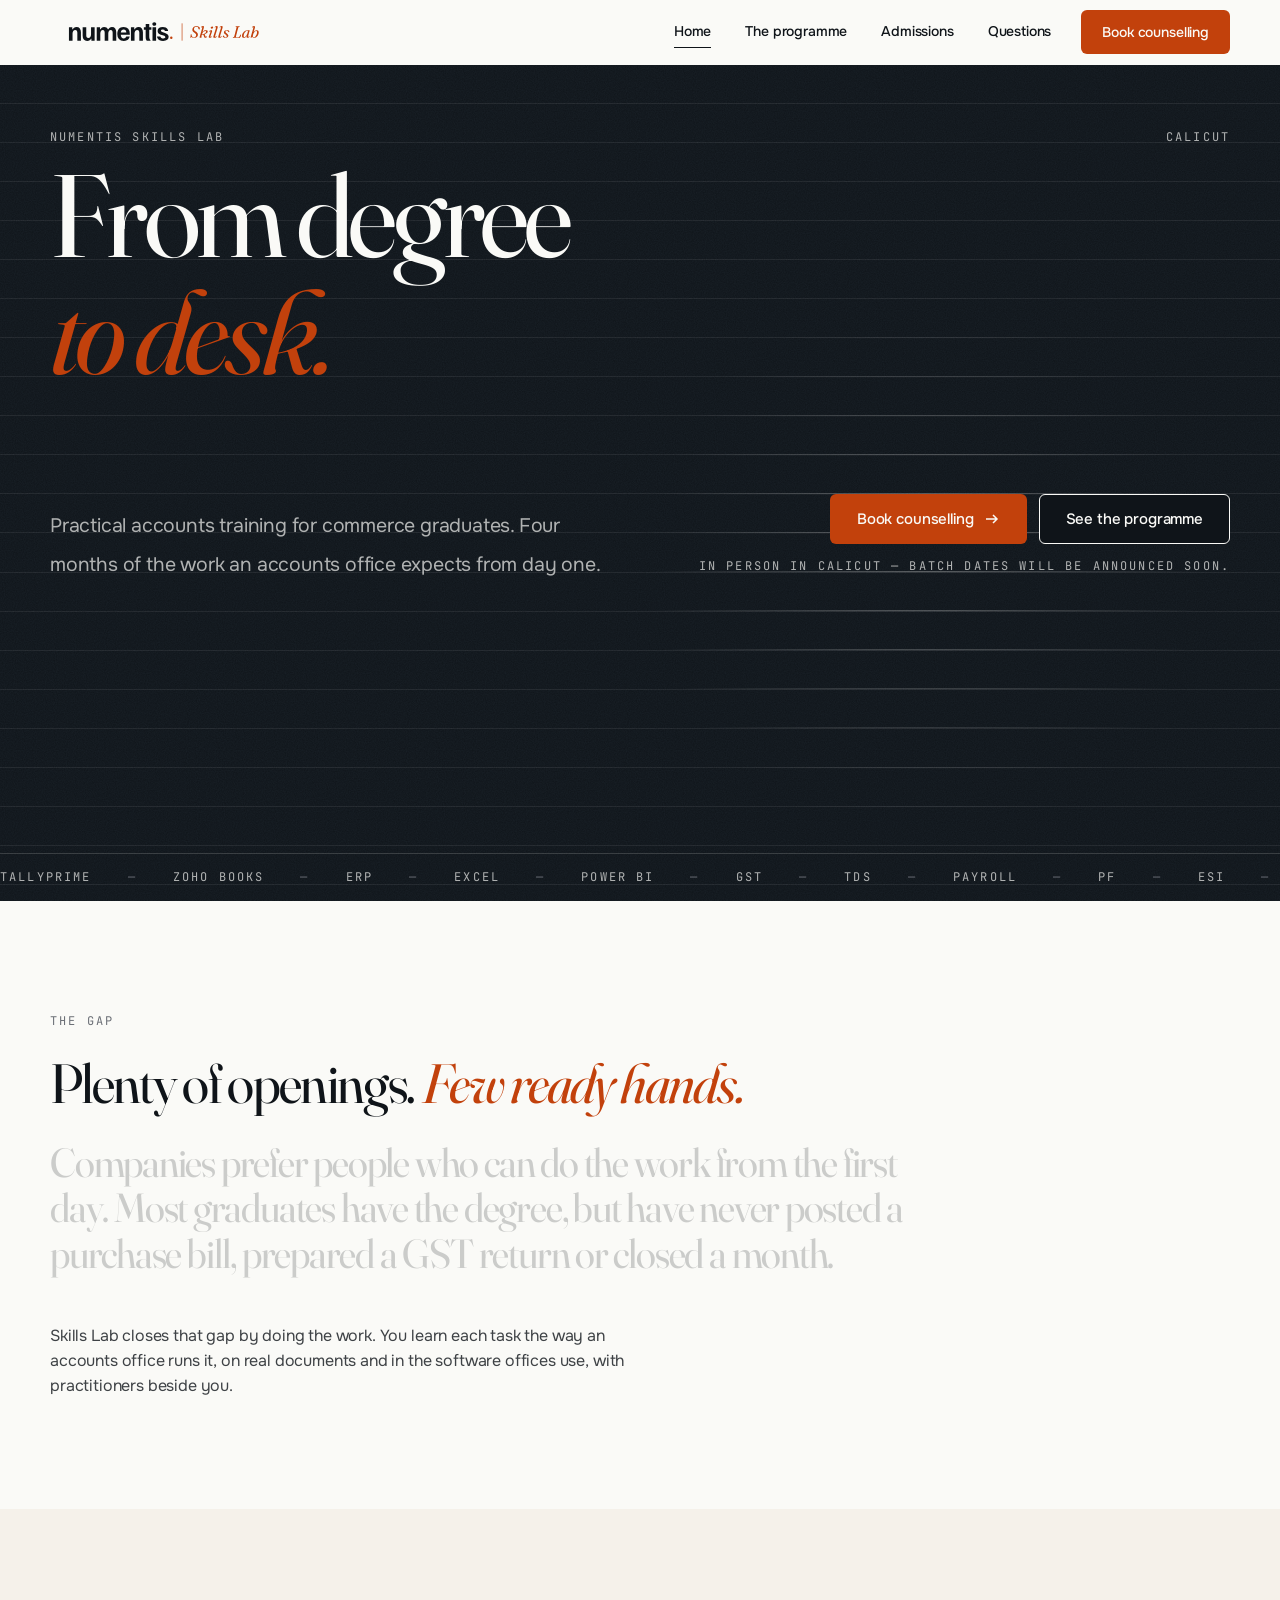
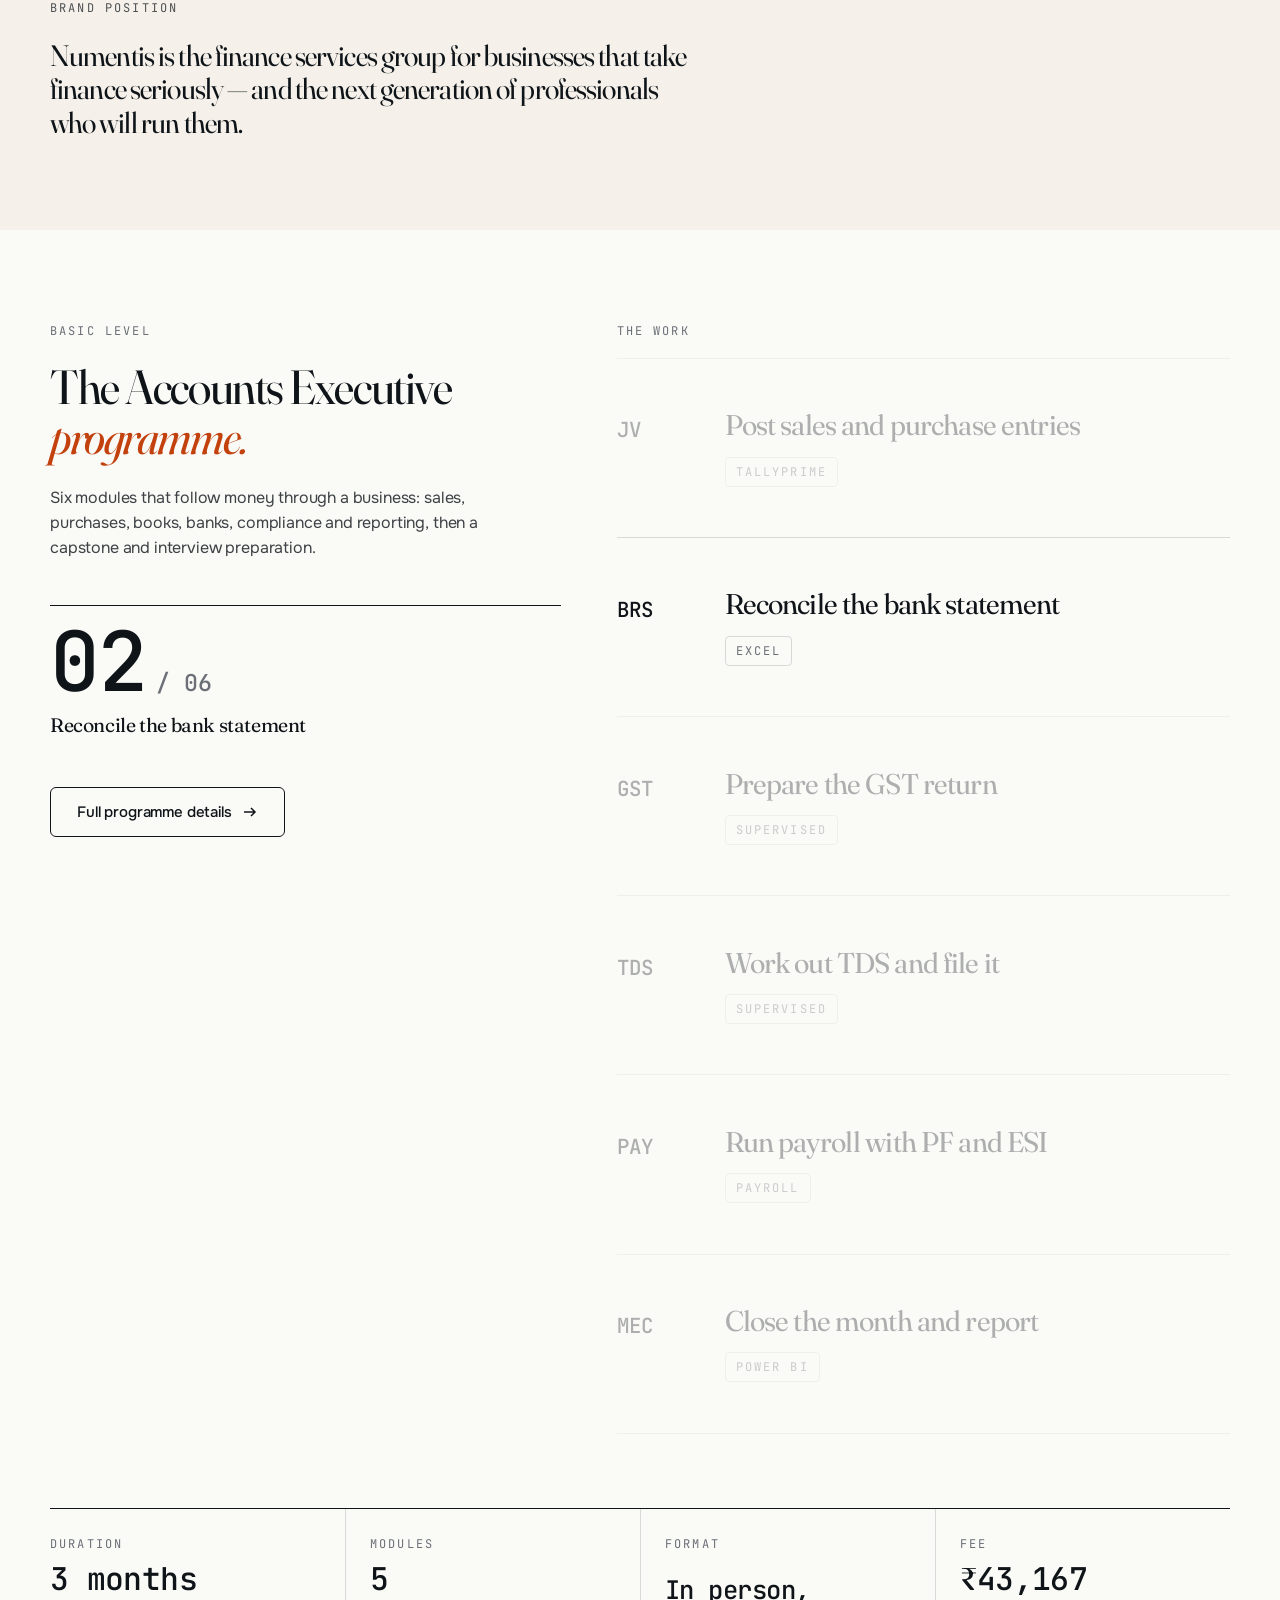
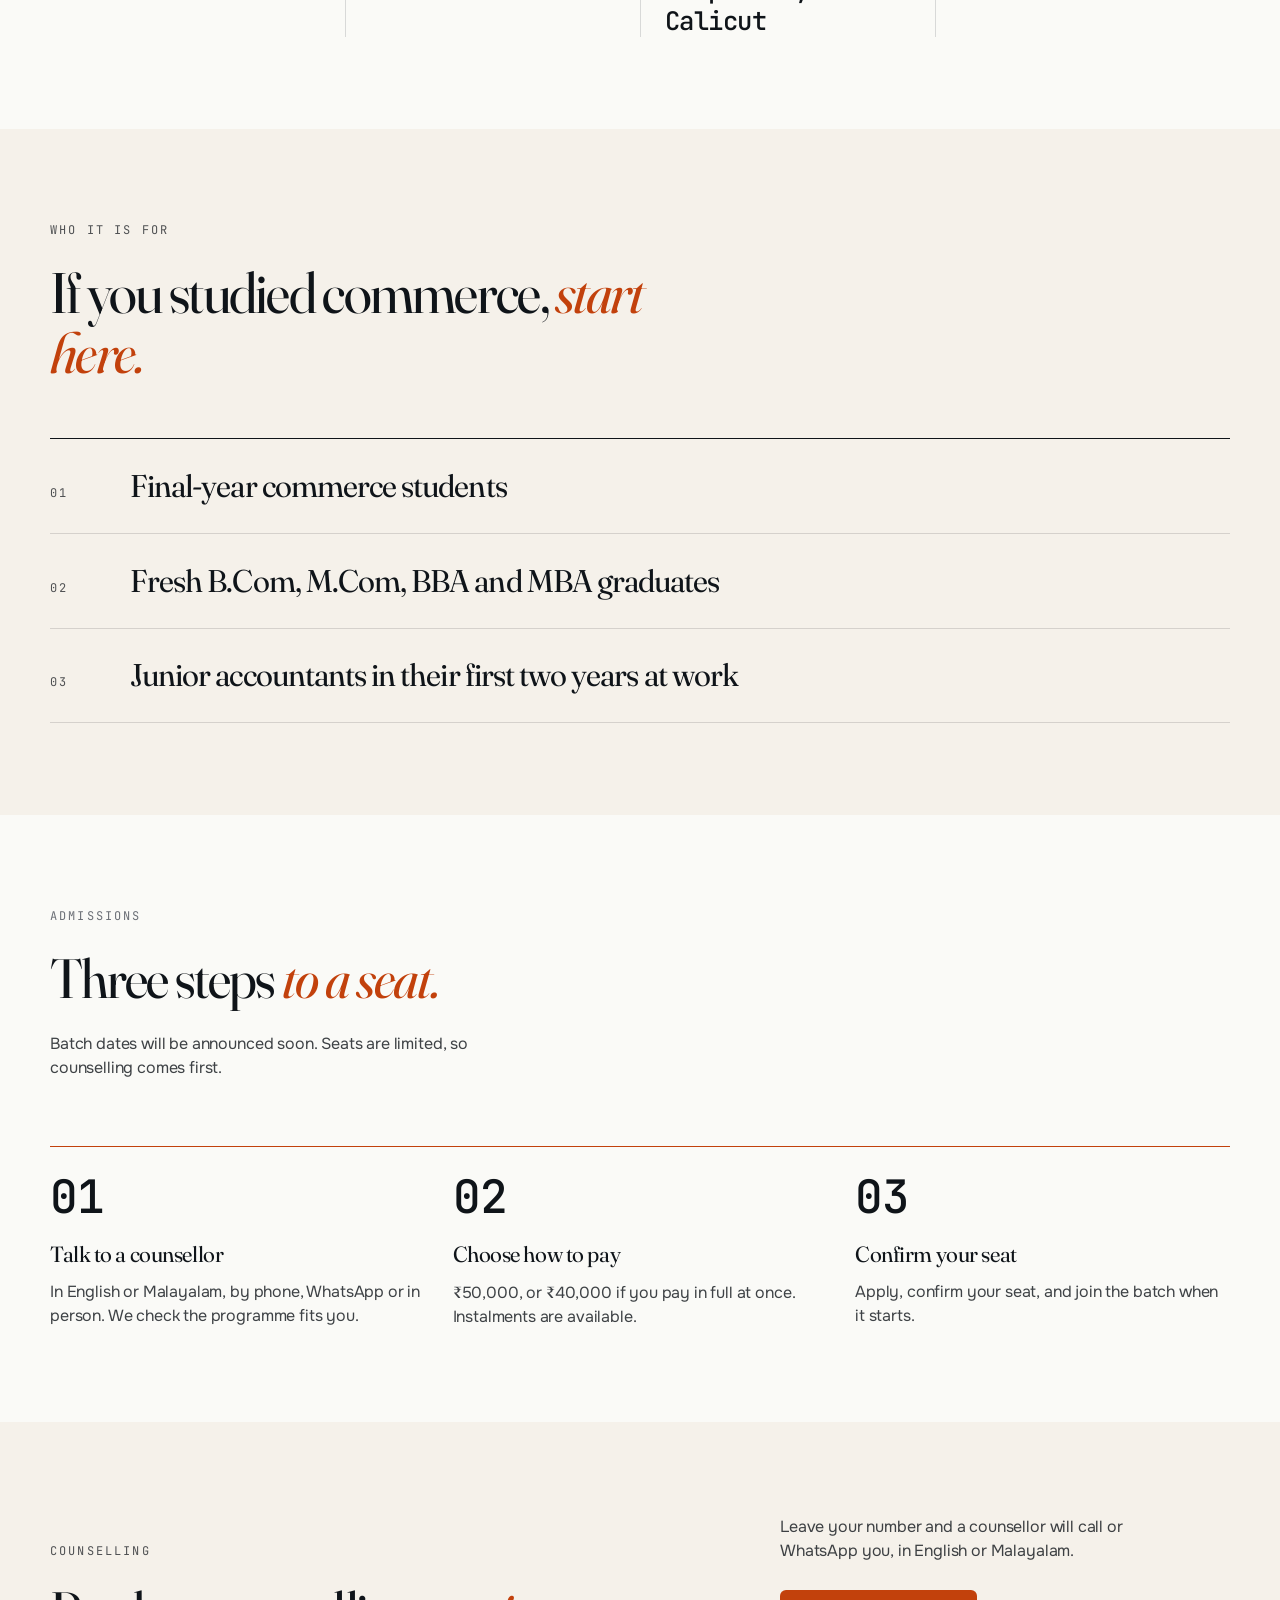
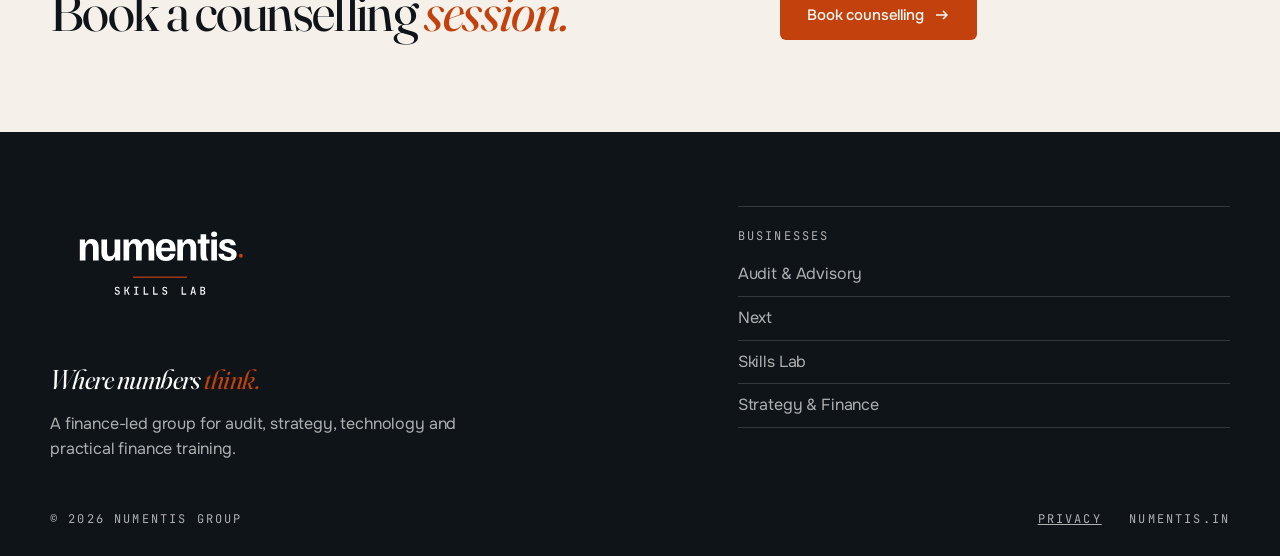
<file: index.html>
<!doctype html>
<html lang="en" class="no-js">
<head>
<meta charset="utf-8">
<meta name="viewport" content="width=device-width,initial-scale=1">
<title>Numentis Skills Lab | From degree to desk.</title>
<meta name="description" content="Practical accounts training for commerce graduates. Four months of the work an accounts office expects from day one. In person in Calicut.">
<meta name="theme-color" content="#FAFAF7">
<meta property="og:title" content="Numentis Skills Lab | From degree to desk.">
<meta property="og:description" content="Practical accounts training for commerce graduates. Four months of the work an accounts office expects from day one. In person in Calicut.">
<meta property="og:type" content="website">
<link rel="icon" href="/assets/favicon.svg" type="image/svg+xml">
<link rel="apple-touch-icon" href="/assets/apple-touch-icon.png">
<link rel="preload" href="/assets/fonts/fraunces-normal.woff2" as="font" type="font/woff2" crossorigin>
<link rel="preload" href="/assets/fonts/onest.woff2" as="font" type="font/woff2" crossorigin>
<link rel="stylesheet" href="/assets/site.css?v=ad17c948e1">
</head>
<body>
<a class="skip" href="#main">Skip to content</a>
<div class="progress" aria-hidden="true"></div>
<header class="head">
  <div class="wrap">
    <a class="brand" href="/" aria-label="Numentis Skills Lab, home"><img src="/assets/logo-skills-lab-horizontal-ink.svg" width="226" height="52" alt="Numentis Skills Lab"></a>
    <nav class="nav" aria-label="Main">
      <a href="/" aria-current="page">Home</a>
      <a href="/programme">The programme</a>
      <a href="/#admissions">Admissions</a>
      <a href="/programme#questions">Questions</a>
      <a class="btn btn--primary" href="#" data-counsel>Book counselling</a>
    </nav>
    <button class="burger" id="menuOpen" aria-label="Open menu" aria-expanded="false" aria-controls="menu"><i></i></button>
  </div>
</header>
<div class="menu dark" id="menu" aria-hidden="true">
  <div class="menu__top"><img src="/assets/logo-skills-lab-horizontal-white.svg" width="192" height="44" alt="Numentis Skills Lab"><button class="menu__x" id="menuX" aria-label="Close menu">&times;</button></div>
  <nav aria-label="Mobile">
    <a href="/">Home</a>
    <a href="/programme">The programme</a>
    <a href="/#admissions">Admissions</a>
    <a href="/programme#questions">Questions</a>
  </nav>
  <a class="btn btn--primary" href="#" data-counsel>Book counselling</a>
</div>

<main id="main">
<section class="hero dark">
  <div class="hero__ruled"></div><div class="hero__grain"></div><div class="hero__lit" aria-hidden="true"><i></i></div>
  <div class="wrap">
    <div class="hero__eyebrow" data-in="1"><p class="label">Numentis Skills Lab</p><p class="label">Calicut</p></div>
    <h1 aria-label="From degree to desk."><span class="ln" aria-hidden="true"><span>From degree</span></span><span class="ln" aria-hidden="true"><span><em>to desk.</em></span></span></h1>
    <div class="hero__row">
      <p class="hero__lead" data-in="2">Practical accounts training for commerce graduates. Four months of the work an accounts office expects from day one.</p>
      <div>
        <div class="hero__act"><a class="btn btn--primary" href="#" data-counsel>Book counselling <span class="arr" aria-hidden="true"><svg viewBox="0 0 16 16" fill="none" stroke="currentColor" stroke-width="1.5" aria-hidden="true"><path d="M2 8h11M9 4l4 4-4 4"/></svg></span></a><a class="btn btn--line" href="#programme">See the programme</a></div>
        <p class="label hero__note">In person in Calicut — Batch dates will be announced soon.</p>
      </div>
    </div>
  </div>
  <div class="ticker" aria-hidden="true"><div class="ticker__track"><span>TallyPrime</span><span>Zoho Books</span><span>ERP</span><span>Excel</span><span>Power BI</span><span>GST</span><span>TDS</span><span>Payroll</span><span>PF</span><span>ESI</span><span>TallyPrime</span><span>Zoho Books</span><span>ERP</span><span>Excel</span><span>Power BI</span><span>GST</span><span>TDS</span><span>Payroll</span><span>PF</span><span>ESI</span></div></div>
</section>

<section class="sec gap">
  <div class="wrap">
    <p class="label" data-r>The gap</p>
    <h2 data-r>Plenty of openings. <em>Few ready hands.</em></h2>
    <p class="gap__t">Companies prefer people who can do the work from the first day. Most graduates have the degree, but have never posted a purchase bill, prepared a GST return or closed a month.</p>
    <p class="gap__p" data-r>Skills Lab closes that gap by doing the work. You learn each task the way an accounts office runs it, on real documents and in the software offices use, with practitioners beside you.</p>
  </div>
</section>

<section class="sec sec--cream" style="padding-block:clamp(56px,7vw,100px)">
  <div class="wrap">
    <p class="label" data-r>Brand position</p>
    <p class="pos__t" data-r style="--d:1">Numentis is the finance services group for businesses that take finance seriously — and the next generation of professionals who will run them.</p>
  </div>
</section>

<section class="sec" id="programme">
  <div class="wrap">
    <div class="glance">
      <div class="glance__stick">
        <p class="label">Basic Level</p>
        <h2>The Accounts Executive <em>programme.</em></h2>
        <p class="glance__sub">Six modules that follow money through a business: sales, purchases, books, banks, compliance and reporting, then a capstone and interview preparation.</p>
        <div class="now" aria-hidden="true"><div class="now__n metric" id="nowN">01<small>/ 06</small></div><p class="now__t" id="nowT">Post sales and purchase entries</p></div>
        <a class="btn btn--line glance__go" href="/programme">Full programme details <span class="arr" aria-hidden="true"><svg viewBox="0 0 16 16" fill="none" stroke="currentColor" stroke-width="1.5" aria-hidden="true"><path d="M2 8h11M9 4l4 4-4 4"/></svg></span></a>
      </div>
      <div>
        <p class="label" style="margin-bottom:18px">The work</p>
        <ul class="tasks">
<li data-n="01" data-t="Post sales and purchase entries"><span class="code">JV</span><div><h3>Post sales and purchase entries</h3><span class="tool label">TallyPrime</span></div></li><li data-n="02" data-t="Reconcile the bank statement"><span class="code">BRS</span><div><h3>Reconcile the bank statement</h3><span class="tool label">Excel</span></div></li><li data-n="03" data-t="Prepare the GST return"><span class="code">GST</span><div><h3>Prepare the GST return</h3><span class="tool label">Supervised</span></div></li><li data-n="04" data-t="Work out TDS and file it"><span class="code">TDS</span><div><h3>Work out TDS and file it</h3><span class="tool label">Supervised</span></div></li><li data-n="05" data-t="Run payroll with PF and ESI"><span class="code">PAY</span><div><h3>Run payroll with PF and ESI</h3><span class="tool label">Payroll</span></div></li><li data-n="06" data-t="Close the month and report"><span class="code">MEC</span><div><h3>Close the month and report</h3><span class="tool label">Power BI</span></div></li>
        </ul>
      </div>
    </div>
<div class="stats">
      <div><p class="label">Duration</p><span class="metric" data-count="4" data-suf=" months">4 months</span></div>
      <div><p class="label">Modules</p><span class="metric" data-count="6">6</span></div>
      <div><p class="label">Format</p><span class="metric sm">In person, Calicut</span></div>
      <div><p class="label">Fee</p><span class="metric" data-count="50000" data-pre="₹"><span class="rs">₹</span>50,000</span></div>
    </div>
  </div>
</section>

<section class="sec sec--cream">
  <div class="wrap">
    <p class="label" data-r>Who it is for</p>
    <h2 class="who__h" data-r>If you studied commerce, <em>start here.</em></h2>
    <ul class="rows">
      <li data-r><span class="n">01</span><h3>Final-year commerce students</h3></li>
      <li data-r style="--d:1"><span class="n">02</span><h3>Fresh B.Com, M.Com, BBA and MBA graduates</h3></li>
      <li data-r style="--d:2"><span class="n">03</span><h3>Junior accountants in their first two years at work</h3></li>
    </ul>
  </div>
</section>

<section class="sec steps" id="admissions">
  <div class="wrap">
    <p class="label" data-r>Admissions</p>
    <h2 data-r>Three steps <em>to a seat.</em></h2>
    <p class="steps__intro" data-r>Batch dates will be announced soon. Seats are limited, so counselling comes first.</p>
    <div class="steps__grid">
      <div class="steps__line"><i></i></div>
      <div class="step"><span class="metric">01</span><h3>Talk to a counsellor</h3><p>In English or Malayalam, by phone, WhatsApp or in person. We check the programme fits you.</p></div>
      <div class="step"><span class="metric">02</span><h3>Choose how to pay</h3><p><span class="rs">₹</span>50,000, or <span class="rs">₹</span>40,000 if you pay in full at once. Instalments are available.</p></div>
      <div class="step"><span class="metric">03</span><h3>Confirm your seat</h3><p>Apply, confirm your seat, and join the batch when it starts.</p></div>
    </div>
  </div>
</section>

<section class="sec sec--cream cta">
  <div class="wrap cta__grid">
    <div data-r><p class="label">Counselling</p><h2>Book a counselling <em>session.</em></h2></div>
    <div data-r style="--d:1"><p class="lead">Leave your number and a counsellor will call or WhatsApp you, in English or Malayalam.</p><a class="btn btn--primary" href="#" data-counsel>Book counselling <span class="arr" aria-hidden="true"><svg viewBox="0 0 16 16" fill="none" stroke="currentColor" stroke-width="1.5" aria-hidden="true"><path d="M2 8h11M9 4l4 4-4 4"/></svg></span></a></div>
  </div>
</section>

</main>
<footer class="foot">
  <div class="wrap">
    <div class="foot__grid">
      <div class="foot__brand">
        <img src="/assets/logo-skills-lab-stacked-white.svg" width="220" height="116" alt="Numentis Skills Lab">
        <p class="tag">Where numbers <em>think.</em></p>
        <p class="about">A finance-led group for audit, strategy, technology and practical finance training.</p>
      </div>
      <div class="foot__biz">
        <p class="label" style="margin-bottom:8px">Businesses</p>
        <ul><li>Audit &amp; Advisory</li><li>Next</li><li>Skills Lab</li><li>Strategy &amp; Finance</li></ul>
      </div>
    </div>
    <div class="foot__base"><p class="label">&copy; 2026 Numentis Group</p><p class="label"><a href="/privacy">Privacy</a> &nbsp; numentis.in</p></div>
  </div>
</footer>

<dialog id="counsel" aria-labelledby="dlgT">
  <div class="dlg">
    <form novalidate data-endpoint="/api/lead">
      <div class="dlg__top"><div><p class="label">Counselling</p><h2 id="dlgT">Book a counselling <em>session.</em></h2></div><button type="button" class="x" data-close aria-label="Close">&times;</button></div>
      <p class="s">Leave your number and a counsellor will call or WhatsApp you, in English or Malayalam.</p>
      <div class="field"><label class="label" for="fullname">Your name</label><input id="fullname" name="fullname" autocomplete="name" required></div>
      <div class="field"><label class="label" for="mobile">Mobile number (WhatsApp)</label><input id="mobile" name="mobile" type="tel" inputmode="tel" autocomplete="tel" placeholder="+91" required></div>
      <div class="field"><label class="label" for="who">You are</label><select id="who" name="who" required><option value="">Choose one</option><option>Final-year student</option><option>Graduate, looking for work</option><option>Working in accounts</option><option>Parent or guardian</option><option>Other</option></select></div>
      <div class="field"><label class="label" for="lang">Talk to me in</label><select id="lang" name="lang"><option>English</option><option>Malayalam</option></select></div>
      <div class="field field--c"><input type="checkbox" id="consent" name="consent"><label for="consent">I agree that Numentis may contact me about this enquiry by phone, WhatsApp or email.</label></div>
      <p class="err" role="alert"></p>
      <button class="btn btn--primary" type="submit">Book counselling</button>
    </form>
    
    <div class="done" hidden>
      <div class="dlg__top"><div><p class="label">Counselling</p><h2>Thank you.</h2></div><button type="button" class="x" data-close aria-label="Close">&times;</button></div>
      <p class="s">Preview: this form is not yet connected to the lead system, so nothing was sent.</p>
    </div>
  </div>
</dialog>

<script src="/assets/site.js?v=e31dd27298" defer></script>
</body>
</html>
</file>
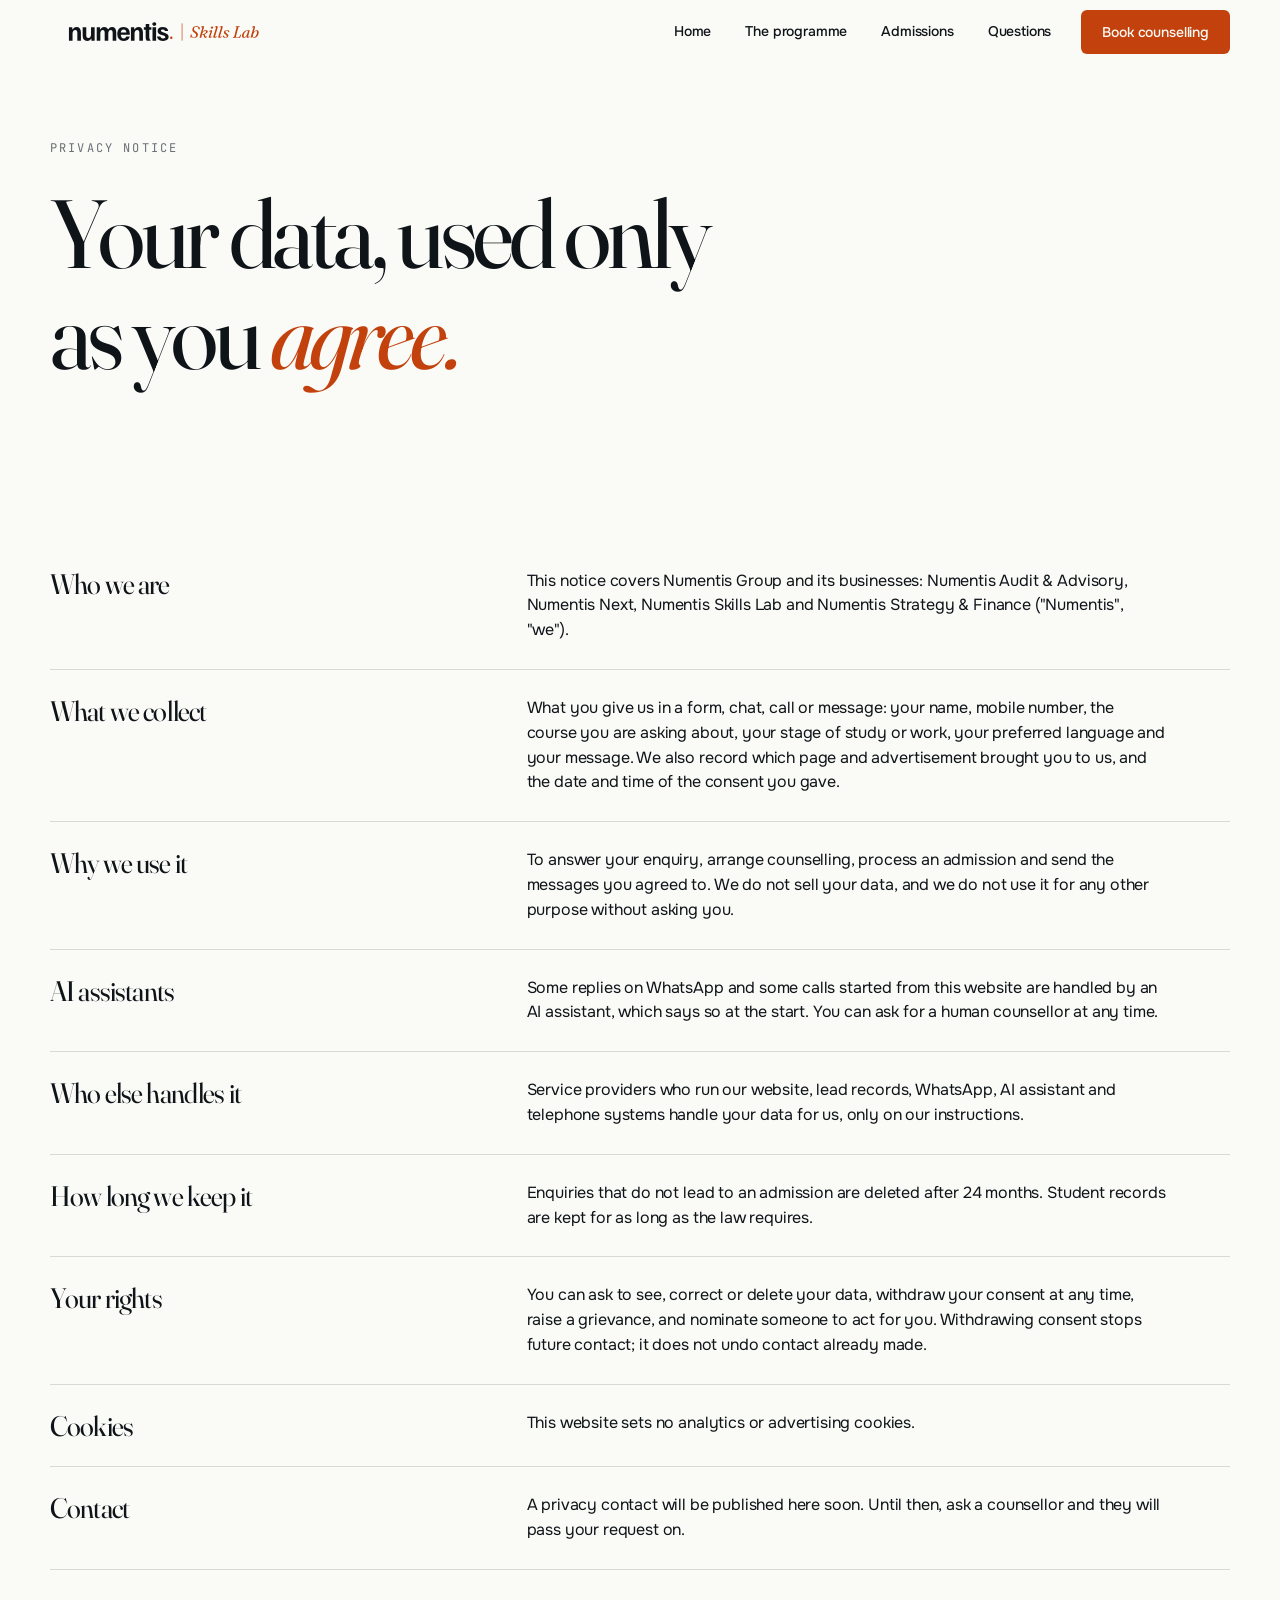
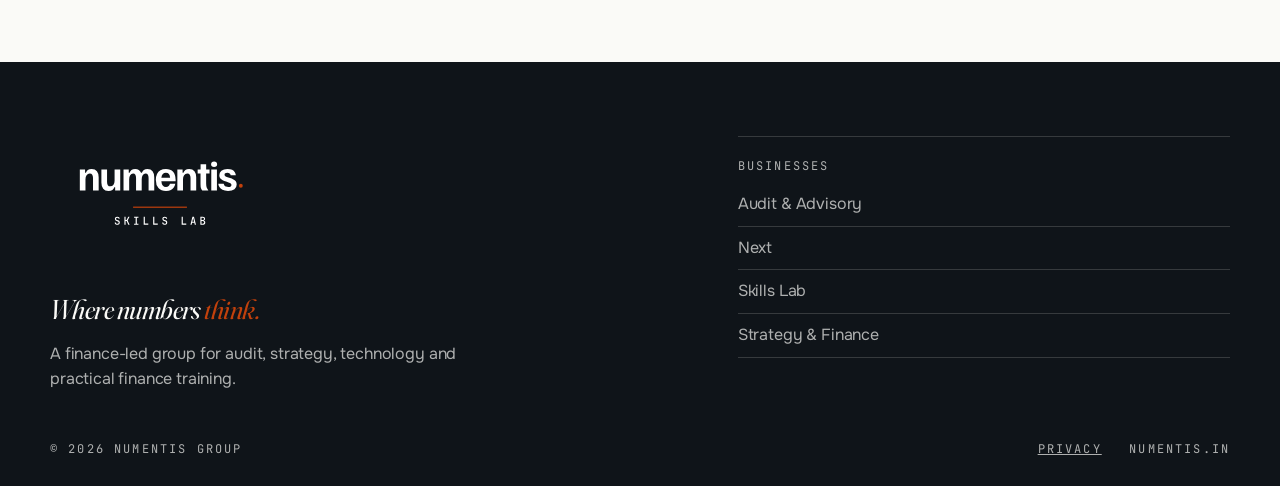
<file: privacy.html>
<!doctype html>
<html lang="en" class="no-js">
<head>
<meta charset="utf-8">
<meta name="viewport" content="width=device-width,initial-scale=1">
<title>Privacy notice | Numentis Skills Lab</title>
<meta name="description" content="How Numentis uses the details you share in forms, WhatsApp chats and calls.">
<meta name="theme-color" content="#FAFAF7">
<meta property="og:title" content="Privacy notice | Numentis Skills Lab">
<meta property="og:description" content="How Numentis uses the details you share in forms, WhatsApp chats and calls.">
<meta property="og:type" content="website">
<link rel="icon" href="/assets/favicon.svg" type="image/svg+xml">
<link rel="apple-touch-icon" href="/assets/apple-touch-icon.png">
<link rel="preload" href="/assets/fonts/fraunces-normal.woff2" as="font" type="font/woff2" crossorigin>
<link rel="preload" href="/assets/fonts/onest.woff2" as="font" type="font/woff2" crossorigin>
<link rel="stylesheet" href="/assets/site.css?v=ad17c948e1">
</head>
<body>
<a class="skip" href="#main">Skip to content</a>
<div class="progress" aria-hidden="true"></div>
<header class="head">
  <div class="wrap">
    <a class="brand" href="/" aria-label="Numentis Skills Lab, home"><img src="/assets/logo-skills-lab-horizontal-ink.svg" width="226" height="52" alt="Numentis Skills Lab"></a>
    <nav class="nav" aria-label="Main">
      <a href="/">Home</a>
      <a href="/programme">The programme</a>
      <a href="/#admissions">Admissions</a>
      <a href="/programme#questions">Questions</a>
      <a class="btn btn--primary" href="#" data-counsel>Book counselling</a>
    </nav>
    <button class="burger" id="menuOpen" aria-label="Open menu" aria-expanded="false" aria-controls="menu"><i></i></button>
  </div>
</header>
<div class="menu dark" id="menu" aria-hidden="true">
  <div class="menu__top"><img src="/assets/logo-skills-lab-horizontal-white.svg" width="192" height="44" alt="Numentis Skills Lab"><button class="menu__x" id="menuX" aria-label="Close menu">&times;</button></div>
  <nav aria-label="Mobile">
    <a href="/">Home</a>
    <a href="/programme">The programme</a>
    <a href="/#admissions">Admissions</a>
    <a href="/programme#questions">Questions</a>
  </nav>
  <a class="btn btn--primary" href="#" data-counsel>Book counselling</a>
</div>

<main id="main">
<section class="phero">
  <div class="wrap">
    <p class="label">Privacy notice</p>
    <h1 aria-label="Your data, used only as you agree."><span class="ln" aria-hidden="true"><span>Your data, used only</span></span><span class="ln" aria-hidden="true"><span>as you <em>agree.</em></span></span></h1>
  </div>
</section>
<section class="sec legal">
  <div class="wrap">
<div class="legal__row"><h2>Who we are</h2><p>This notice covers Numentis Group and its businesses: Numentis Audit &amp; Advisory, Numentis Next, Numentis Skills Lab and Numentis Strategy &amp; Finance ("Numentis", "we").</p></div><div class="legal__row"><h2>What we collect</h2><p>What you give us in a form, chat, call or message: your name, mobile number, the course you are asking about, your stage of study or work, your preferred language and your message. We also record which page and advertisement brought you to us, and the date and time of the consent you gave.</p></div><div class="legal__row"><h2>Why we use it</h2><p>To answer your enquiry, arrange counselling, process an admission and send the messages you agreed to. We do not sell your data, and we do not use it for any other purpose without asking you.</p></div><div class="legal__row"><h2>AI assistants</h2><p>Some replies on WhatsApp and some calls started from this website are handled by an AI assistant, which says so at the start. You can ask for a human counsellor at any time.</p></div><div class="legal__row"><h2>Who else handles it</h2><p>Service providers who run our website, lead records, WhatsApp, AI assistant and telephone systems handle your data for us, only on our instructions.</p></div><div class="legal__row"><h2>How long we keep it</h2><p>Enquiries that do not lead to an admission are deleted after 24 months. Student records are kept for as long as the law requires.</p></div><div class="legal__row"><h2>Your rights</h2><p>You can ask to see, correct or delete your data, withdraw your consent at any time, raise a grievance, and nominate someone to act for you. Withdrawing consent stops future contact; it does not undo contact already made.</p></div><div class="legal__row"><h2>Cookies</h2><p>This website sets no analytics or advertising cookies.</p></div><div class="legal__row"><h2>Contact</h2><p>A privacy contact will be published here soon. Until then, ask a counsellor and they will pass your request on.</p></div>
  </div>
</section>
</main>
<footer class="foot">
  <div class="wrap">
    <div class="foot__grid">
      <div class="foot__brand">
        <img src="/assets/logo-skills-lab-stacked-white.svg" width="220" height="116" alt="Numentis Skills Lab">
        <p class="tag">Where numbers <em>think.</em></p>
        <p class="about">A finance-led group for audit, strategy, technology and practical finance training.</p>
      </div>
      <div class="foot__biz">
        <p class="label" style="margin-bottom:8px">Businesses</p>
        <ul><li>Audit &amp; Advisory</li><li>Next</li><li>Skills Lab</li><li>Strategy &amp; Finance</li></ul>
      </div>
    </div>
    <div class="foot__base"><p class="label">&copy; 2026 Numentis Group</p><p class="label"><a href="/privacy">Privacy</a> &nbsp; numentis.in</p></div>
  </div>
</footer>

<dialog id="counsel" aria-labelledby="dlgT">
  <div class="dlg">
    <form novalidate data-endpoint="/api/lead">
      <div class="dlg__top"><div><p class="label">Counselling</p><h2 id="dlgT">Book a counselling <em>session.</em></h2></div><button type="button" class="x" data-close aria-label="Close">&times;</button></div>
      <p class="s">Leave your number and a counsellor will call or WhatsApp you, in English or Malayalam.</p>
      <div class="field"><label class="label" for="fullname">Your name</label><input id="fullname" name="fullname" autocomplete="name" required></div>
      <div class="field"><label class="label" for="mobile">Mobile number (WhatsApp)</label><input id="mobile" name="mobile" type="tel" inputmode="tel" autocomplete="tel" placeholder="+91" required></div>
      <div class="field"><label class="label" for="who">You are</label><select id="who" name="who" required><option value="">Choose one</option><option>Final-year student</option><option>Graduate, looking for work</option><option>Working in accounts</option><option>Parent or guardian</option><option>Other</option></select></div>
      <div class="field"><label class="label" for="lang">Talk to me in</label><select id="lang" name="lang"><option>English</option><option>Malayalam</option></select></div>
      <div class="field field--c"><input type="checkbox" id="consent" name="consent"><label for="consent">I agree that Numentis may contact me about this enquiry by phone, WhatsApp or email.</label></div>
      <p class="err" role="alert"></p>
      <button class="btn btn--primary" type="submit">Book counselling</button>
    </form>
    
    <div class="done" hidden>
      <div class="dlg__top"><div><p class="label">Counselling</p><h2>Thank you.</h2></div><button type="button" class="x" data-close aria-label="Close">&times;</button></div>
      <p class="s">Preview: this form is not yet connected to the lead system, so nothing was sent.</p>
    </div>
  </div>
</dialog>

<script src="/assets/site.js?v=e31dd27298" defer></script>
</body>
</html>
</file>
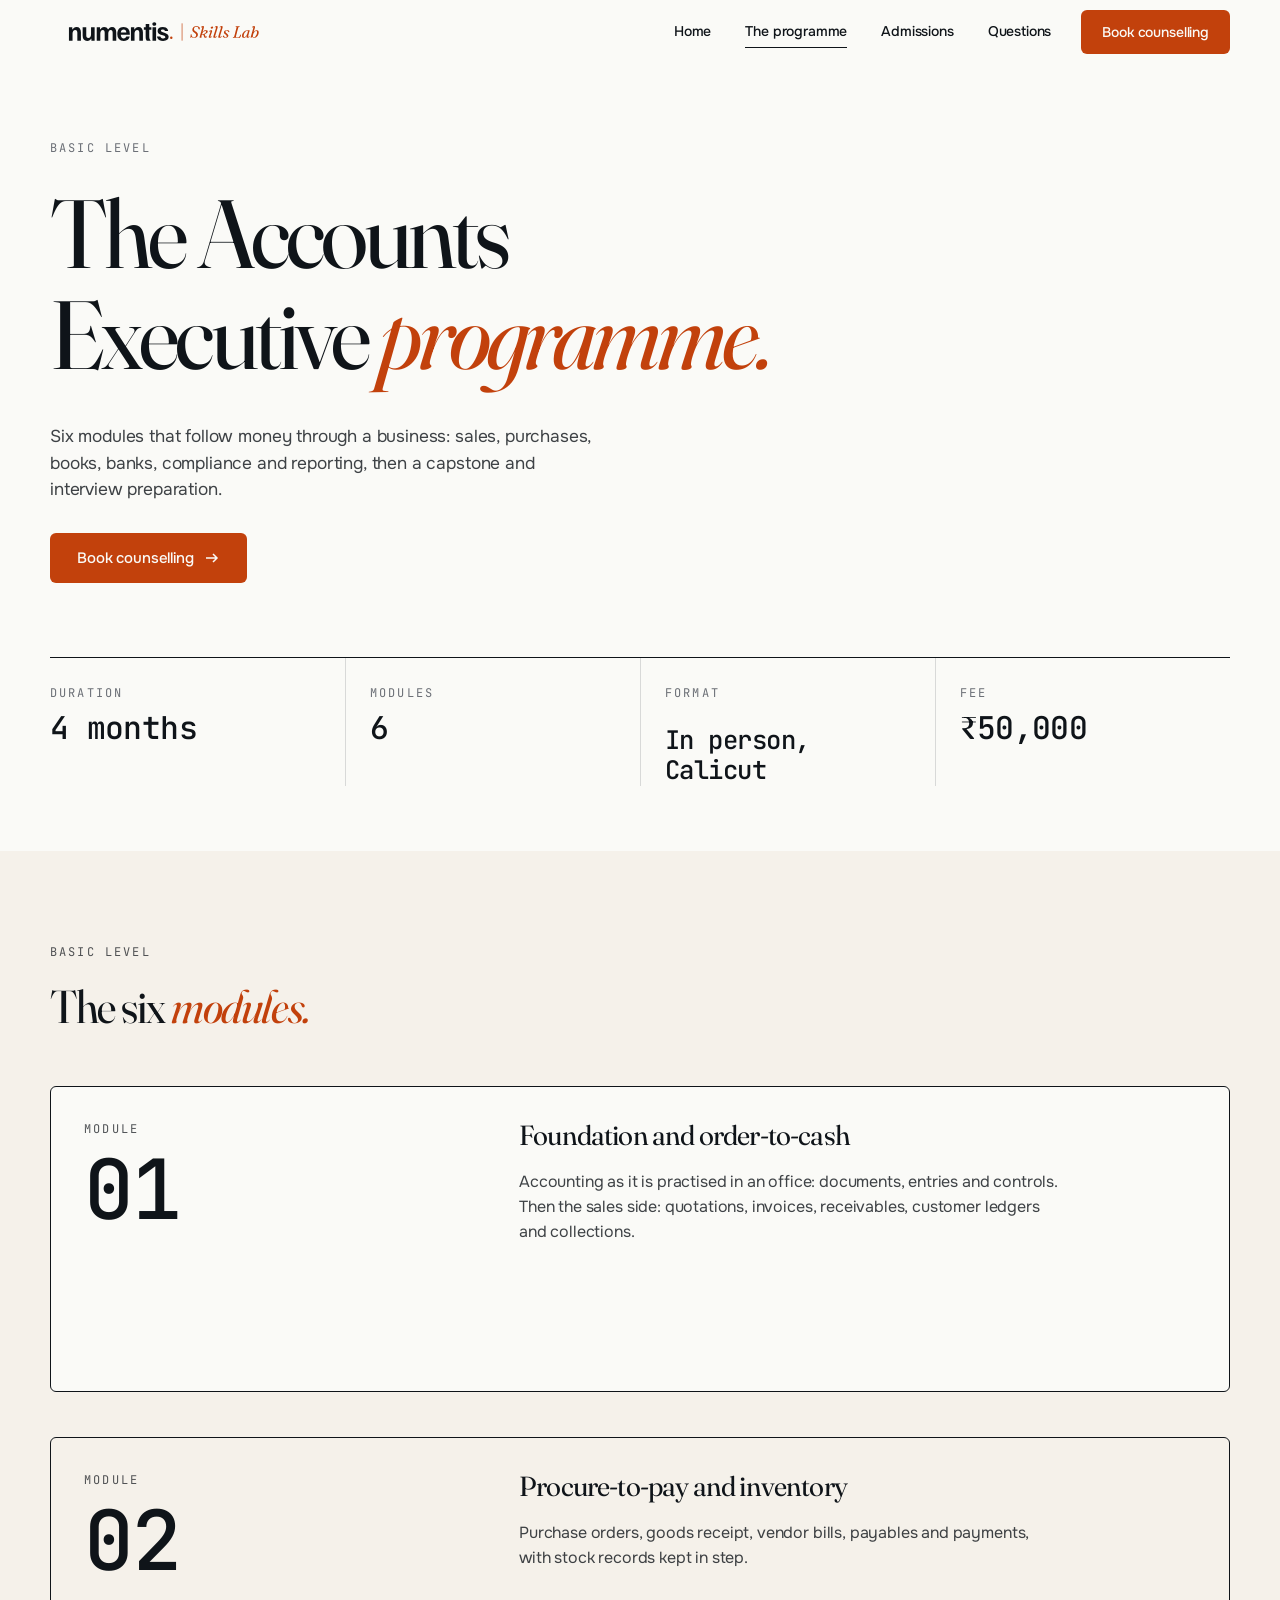
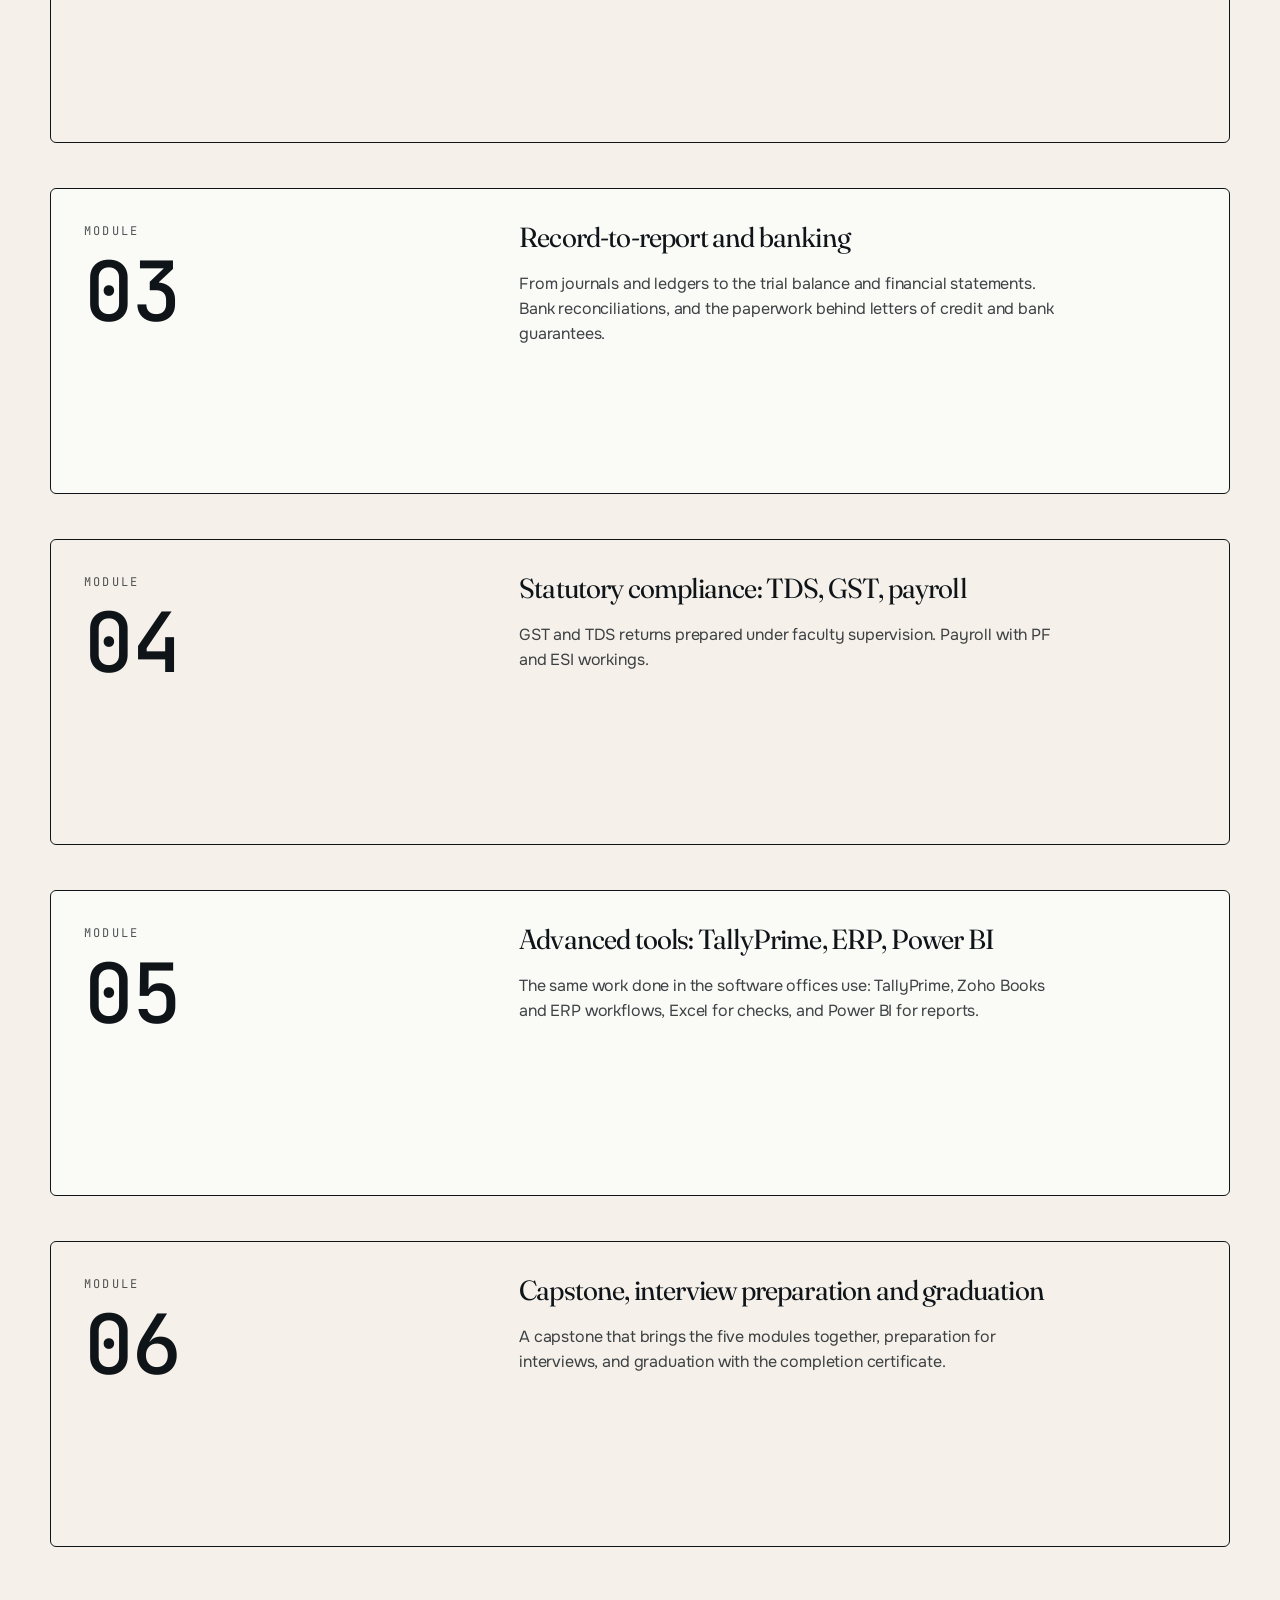
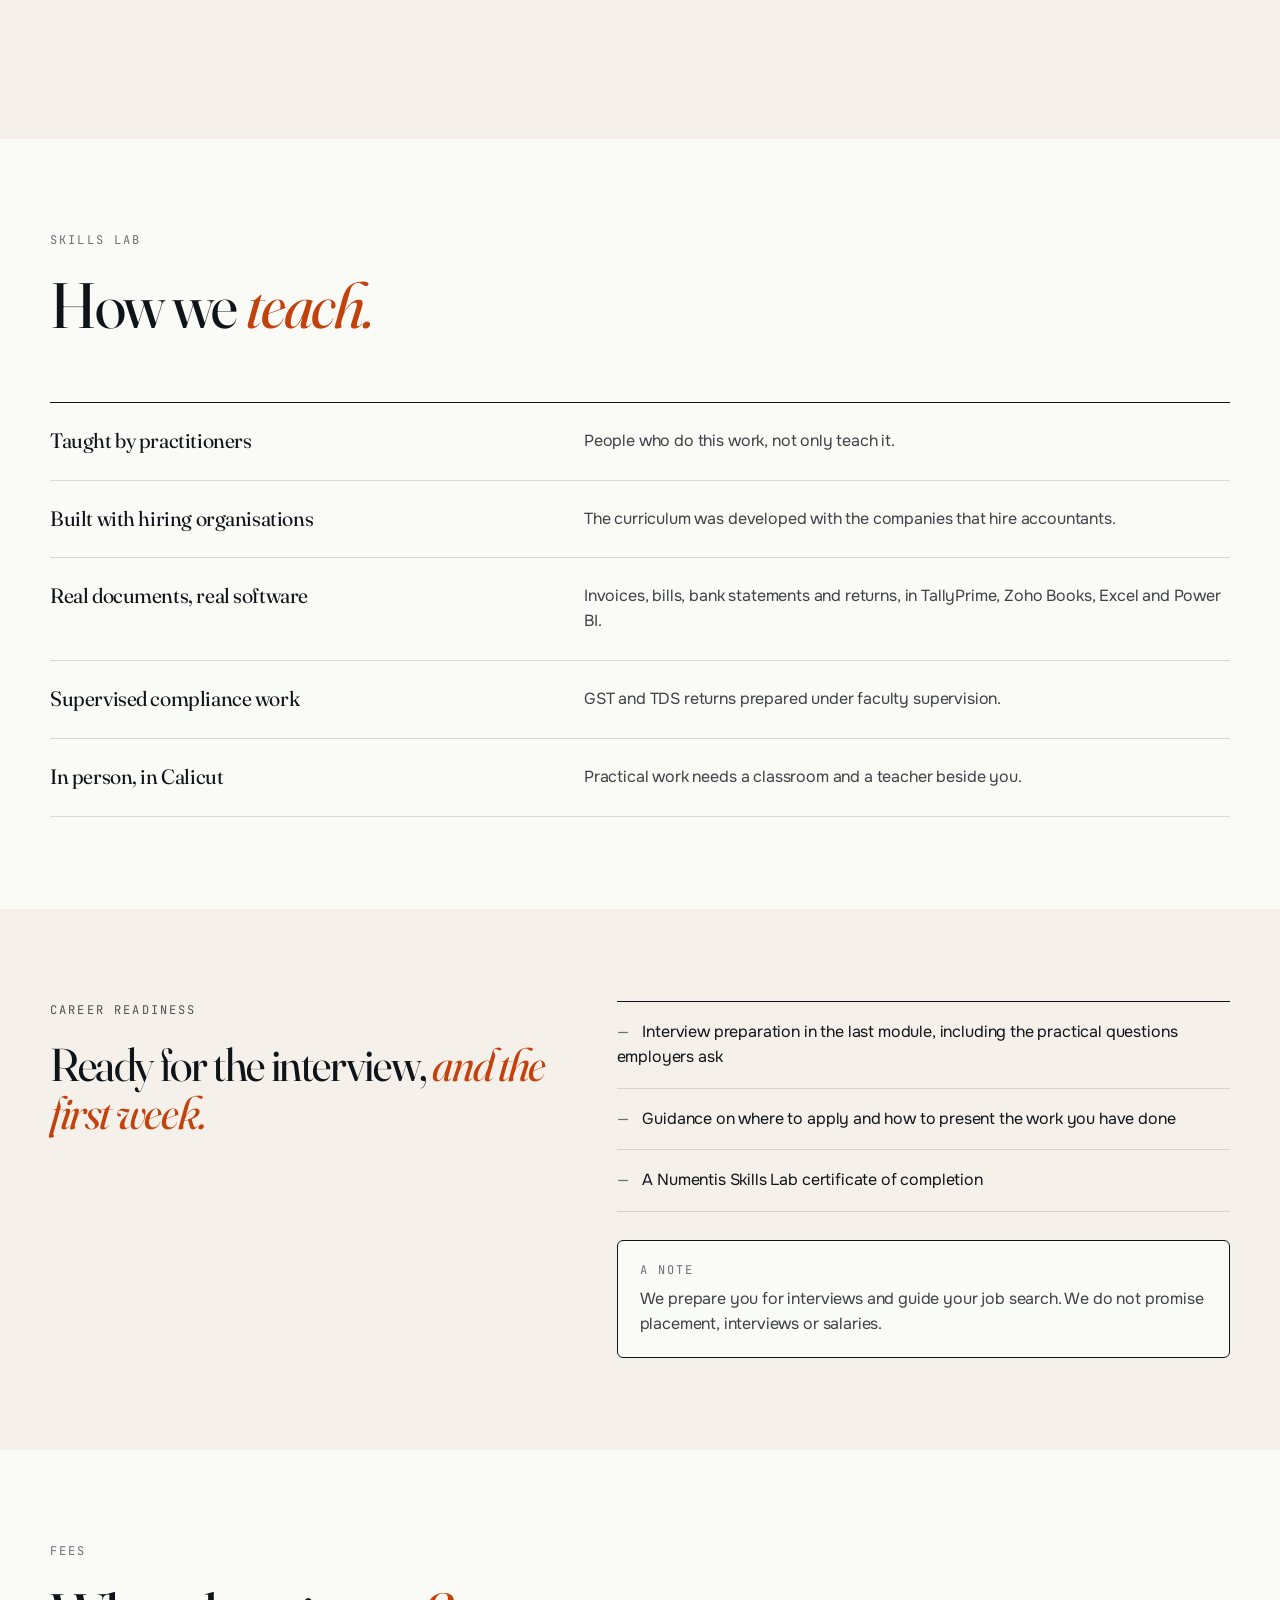
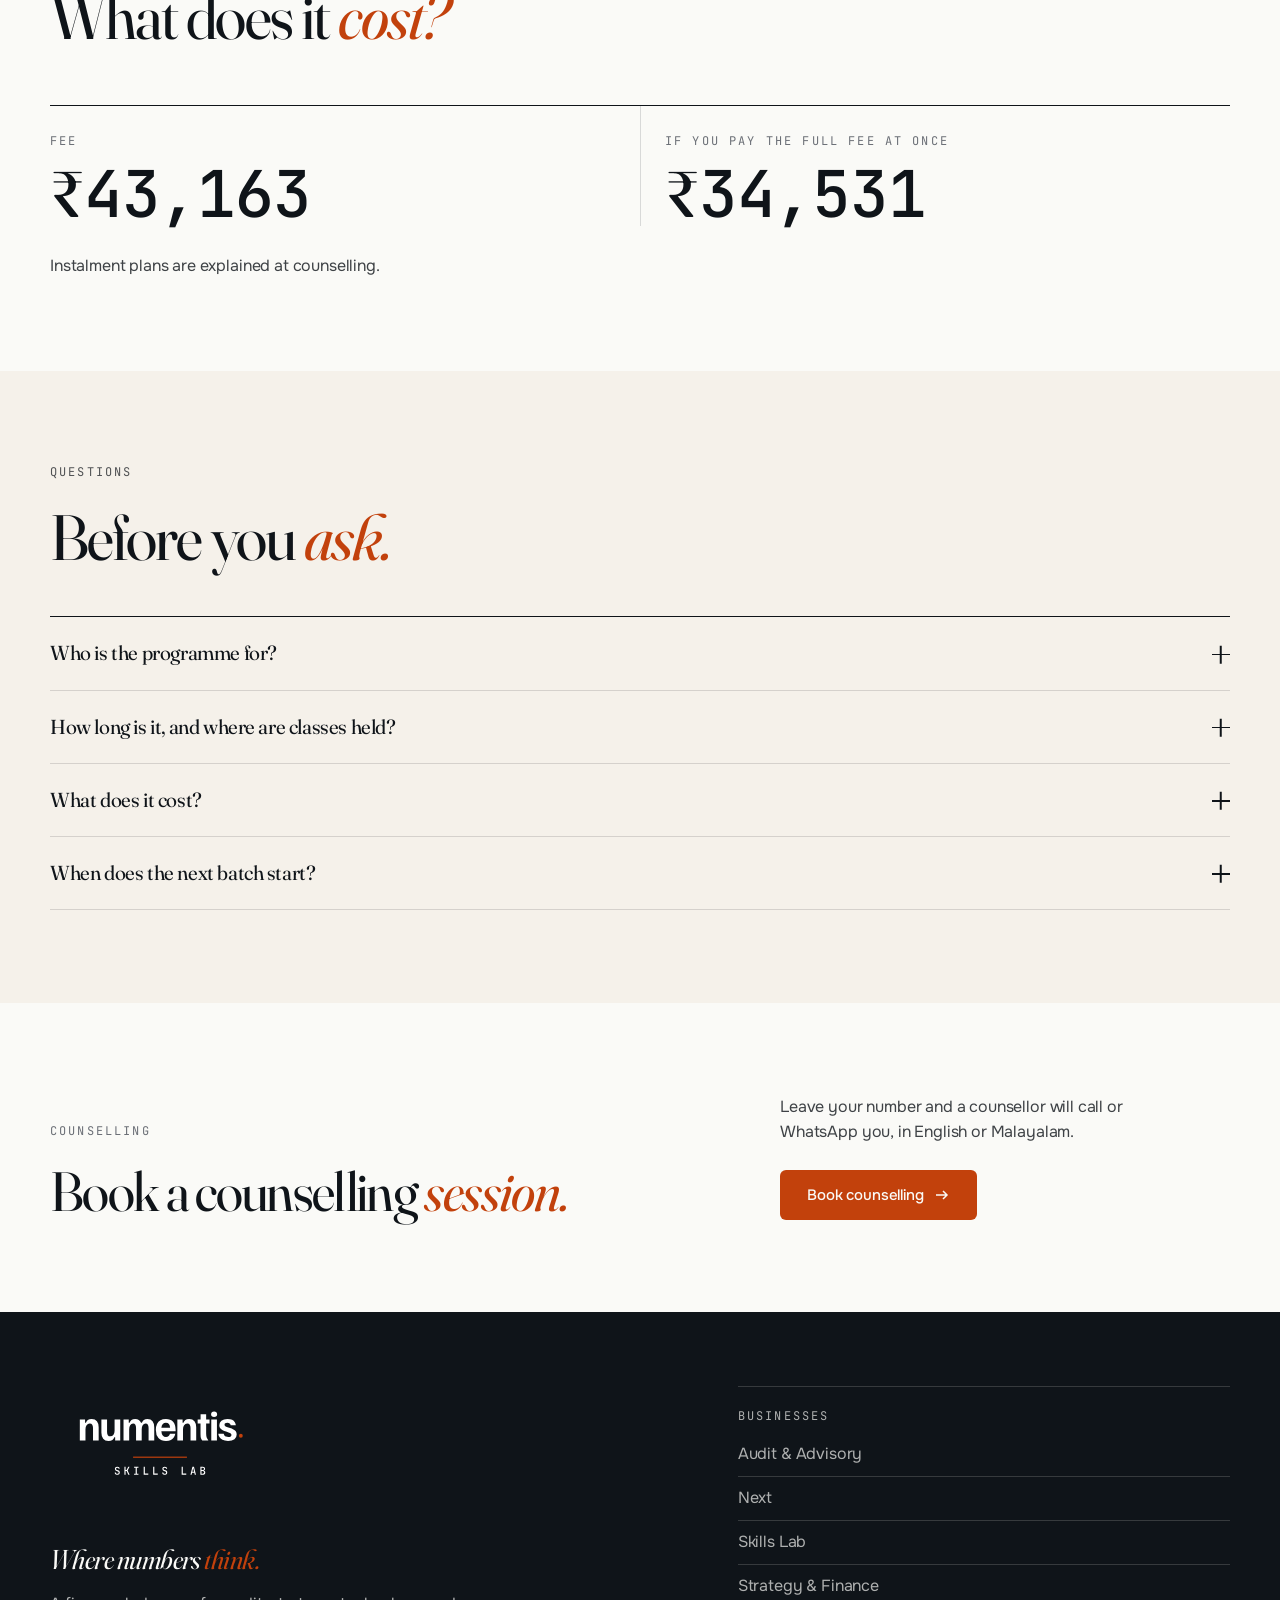
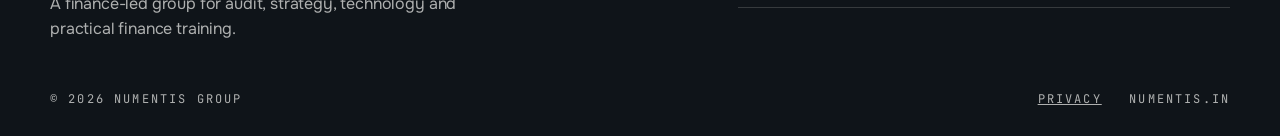
<file: programme.html>
<!doctype html>
<html lang="en" class="no-js">
<head>
<meta charset="utf-8">
<meta name="viewport" content="width=device-width,initial-scale=1">
<title>The Accounts Executive programme | Numentis Skills Lab</title>
<meta name="description" content="Six modules that follow money through a business, taught in person in Calicut. Four months. Fee ₹50,000.">
<meta name="theme-color" content="#FAFAF7">
<meta property="og:title" content="The Accounts Executive programme | Numentis Skills Lab">
<meta property="og:description" content="Six modules that follow money through a business, taught in person in Calicut. Four months. Fee ₹50,000.">
<meta property="og:type" content="website">
<link rel="icon" href="/assets/favicon.svg" type="image/svg+xml">
<link rel="apple-touch-icon" href="/assets/apple-touch-icon.png">
<link rel="preload" href="/assets/fonts/fraunces-normal.woff2" as="font" type="font/woff2" crossorigin>
<link rel="preload" href="/assets/fonts/onest.woff2" as="font" type="font/woff2" crossorigin>
<link rel="stylesheet" href="/assets/site.css?v=ad17c948e1">
</head>
<body>
<a class="skip" href="#main">Skip to content</a>
<div class="progress" aria-hidden="true"></div>
<header class="head">
  <div class="wrap">
    <a class="brand" href="/" aria-label="Numentis Skills Lab, home"><img src="/assets/logo-skills-lab-horizontal-ink.svg" width="226" height="52" alt="Numentis Skills Lab"></a>
    <nav class="nav" aria-label="Main">
      <a href="/">Home</a>
      <a href="/programme" aria-current="page">The programme</a>
      <a href="/#admissions">Admissions</a>
      <a href="/programme#questions">Questions</a>
      <a class="btn btn--primary" href="#" data-counsel>Book counselling</a>
    </nav>
    <button class="burger" id="menuOpen" aria-label="Open menu" aria-expanded="false" aria-controls="menu"><i></i></button>
  </div>
</header>
<div class="menu dark" id="menu" aria-hidden="true">
  <div class="menu__top"><img src="/assets/logo-skills-lab-horizontal-white.svg" width="192" height="44" alt="Numentis Skills Lab"><button class="menu__x" id="menuX" aria-label="Close menu">&times;</button></div>
  <nav aria-label="Mobile">
    <a href="/">Home</a>
    <a href="/programme">The programme</a>
    <a href="/#admissions">Admissions</a>
    <a href="/programme#questions">Questions</a>
  </nav>
  <a class="btn btn--primary" href="#" data-counsel>Book counselling</a>
</div>

<main id="main">
<section class="phero">
  <div class="wrap">
    <p class="label">Basic Level</p>
    <h1 aria-label="The Accounts Executive programme."><span class="ln" aria-hidden="true"><span>The Accounts</span></span><span class="ln" aria-hidden="true"><span>Executive <em>programme.</em></span></span></h1>
    <p class="phero__lead" data-r>Six modules that follow money through a business: sales, purchases, books, banks, compliance and reporting, then a capstone and interview preparation.</p>
    <a class="btn btn--primary" href="#" data-counsel>Book counselling <span class="arr" aria-hidden="true"><svg viewBox="0 0 16 16" fill="none" stroke="currentColor" stroke-width="1.5" aria-hidden="true"><path d="M2 8h11M9 4l4 4-4 4"/></svg></span></a>
<div class="stats">
      <div><p class="label">Duration</p><span class="metric" data-count="4" data-suf=" months">4 months</span></div>
      <div><p class="label">Modules</p><span class="metric" data-count="6">6</span></div>
      <div><p class="label">Format</p><span class="metric sm">In person, Calicut</span></div>
      <div><p class="label">Fee</p><span class="metric" data-count="50000" data-pre="₹"><span class="rs">₹</span>50,000</span></div>
    </div>
  </div>
</section>

<section class="sec sec--cream mods">
  <div class="wrap">
    <p class="label" data-r>Basic Level</p>
    <h2 data-r>The six <em>modules.</em></h2>
    <div class="stack">
<article class="card" style="--k:0"><div><p class="label">Module</p><span class="metric">01</span></div><div><h3>Foundation and order-to-cash</h3><p>Accounting as it is practised in an office: documents, entries and controls. Then the sales side: quotations, invoices, receivables, customer ledgers and collections.</p></div></article><article class="card" style="--k:1"><div><p class="label">Module</p><span class="metric">02</span></div><div><h3>Procure-to-pay and inventory</h3><p>Purchase orders, goods receipt, vendor bills, payables and payments, with stock records kept in step.</p></div></article><article class="card" style="--k:2"><div><p class="label">Module</p><span class="metric">03</span></div><div><h3>Record-to-report and banking</h3><p>From journals and ledgers to the trial balance and financial statements. Bank reconciliations, and the paperwork behind letters of credit and bank guarantees.</p></div></article><article class="card" style="--k:3"><div><p class="label">Module</p><span class="metric">04</span></div><div><h3>Statutory compliance: TDS, GST, payroll</h3><p>GST and TDS returns prepared under faculty supervision. Payroll with PF and ESI workings.</p></div></article><article class="card" style="--k:4"><div><p class="label">Module</p><span class="metric">05</span></div><div><h3>Advanced tools: TallyPrime, ERP, Power BI</h3><p>The same work done in the software offices use: TallyPrime, Zoho Books and ERP workflows, Excel for checks, and Power BI for reports.</p></div></article><article class="card" style="--k:5"><div><p class="label">Module</p><span class="metric">06</span></div><div><h3>Capstone, interview preparation and graduation</h3><p>A capstone that brings the five modules together, preparation for interviews, and graduation with the completion certificate.</p></div></article>
    </div>
  </div>
</section>

<section class="sec">
  <div class="wrap">
    <p class="label" data-r>Skills Lab</p>
    <h2 data-r style="font-size:clamp(2.2rem,5vw,4.4rem);margin-top:22px">How we <em>teach.</em></h2>
    <ul class="teach" style="margin-top:clamp(36px,5vw,64px)">
<li data-r><h3>Taught by practitioners</h3><p>People who do this work, not only teach it.</p></li><li data-r><h3>Built with hiring organisations</h3><p>The curriculum was developed with the companies that hire accountants.</p></li><li data-r><h3>Real documents, real software</h3><p>Invoices, bills, bank statements and returns, in TallyPrime, Zoho Books, Excel and Power BI.</p></li><li data-r><h3>Supervised compliance work</h3><p>GST and TDS returns prepared under faculty supervision.</p></li><li data-r><h3>In person, in Calicut</h3><p>Practical work needs a classroom and a teacher beside you.</p></li>
    </ul>
  </div>
</section>

<section class="sec sec--cream">
  <div class="wrap two">
    <div data-r><p class="label">Career readiness</p><h2>Ready for the interview, <em>and the first week.</em></h2></div>
    <div data-r style="--d:1">
      <ul class="ticks"><li>Interview preparation in the last module, including the practical questions employers ask</li><li>Guidance on where to apply and how to present the work you have done</li><li>A Numentis Skills Lab certificate of completion</li></ul>
      <div class="note"><p class="label">A note</p><p>We prepare you for interviews and guide your job search. We do not promise placement, interviews or salaries.</p></div>
    </div>
  </div>
</section>

<section class="sec">
  <div class="wrap">
    <p class="label" data-r>Fees</p>
    <h2 data-r style="font-size:clamp(2.2rem,5vw,4.4rem);margin-top:22px">What does it <em>cost?</em></h2>
    <div class="fees" data-r>
      <div><p class="label">Fee</p><span class="metric" data-count="50000" data-pre="₹"><span class="rs">₹</span>50,000</span></div>
      <div><p class="label">If you pay the full fee at once</p><span class="metric" data-count="40000" data-pre="₹"><span class="rs">₹</span>40,000</span></div>
    </div>
    <p class="fees__note" data-r>Instalment plans are explained at counselling.</p>
  </div>
</section>

<section class="sec sec--cream" id="questions">
  <div class="wrap">
    <p class="label" data-r>Questions</p>
    <h2 data-r style="font-size:clamp(2.2rem,5vw,4.4rem);margin-top:22px">Before you <em>ask.</em></h2>
    <div class="faq" data-r>
<details><summary>Who is the programme for?<i aria-hidden="true"></i></summary><p>Final-year commerce students, fresh B.Com, M.Com, BBA and MBA graduates, and junior accountants in their first two years at work. A counselling session confirms whether it fits you.</p></details><details><summary>How long is it, and where are classes held?<i aria-hidden="true"></i></summary><p>Four months, in six modules. Classes are in person, in our classroom in Calicut (Kozhikode).</p></details><details><summary>What does it cost?<i aria-hidden="true"></i></summary><p>The fee is <span class="rs">₹</span>50,000. If you pay the full fee at once, it is <span class="rs">₹</span>40,000. Instalment plans are explained at counselling.</p></details><details><summary>When does the next batch start?<i aria-hidden="true"></i></summary><p>Batch dates will be announced soon. Book a counselling session and we will tell you as soon as they are fixed.</p></details>
    </div>
  </div>
</section>

<section class="sec cta">
  <div class="wrap cta__grid">
    <div data-r><p class="label">Counselling</p><h2>Book a counselling <em>session.</em></h2></div>
    <div data-r style="--d:1"><p class="lead">Leave your number and a counsellor will call or WhatsApp you, in English or Malayalam.</p><a class="btn btn--primary" href="#" data-counsel>Book counselling <span class="arr" aria-hidden="true"><svg viewBox="0 0 16 16" fill="none" stroke="currentColor" stroke-width="1.5" aria-hidden="true"><path d="M2 8h11M9 4l4 4-4 4"/></svg></span></a></div>
  </div>
</section>

</main>
<footer class="foot">
  <div class="wrap">
    <div class="foot__grid">
      <div class="foot__brand">
        <img src="/assets/logo-skills-lab-stacked-white.svg" width="220" height="116" alt="Numentis Skills Lab">
        <p class="tag">Where numbers <em>think.</em></p>
        <p class="about">A finance-led group for audit, strategy, technology and practical finance training.</p>
      </div>
      <div class="foot__biz">
        <p class="label" style="margin-bottom:8px">Businesses</p>
        <ul><li>Audit &amp; Advisory</li><li>Next</li><li>Skills Lab</li><li>Strategy &amp; Finance</li></ul>
      </div>
    </div>
    <div class="foot__base"><p class="label">&copy; 2026 Numentis Group</p><p class="label"><a href="/privacy">Privacy</a> &nbsp; numentis.in</p></div>
  </div>
</footer>

<dialog id="counsel" aria-labelledby="dlgT">
  <div class="dlg">
    <form novalidate data-endpoint="/api/lead">
      <div class="dlg__top"><div><p class="label">Counselling</p><h2 id="dlgT">Book a counselling <em>session.</em></h2></div><button type="button" class="x" data-close aria-label="Close">&times;</button></div>
      <p class="s">Leave your number and a counsellor will call or WhatsApp you, in English or Malayalam.</p>
      <div class="field"><label class="label" for="fullname">Your name</label><input id="fullname" name="fullname" autocomplete="name" required></div>
      <div class="field"><label class="label" for="mobile">Mobile number (WhatsApp)</label><input id="mobile" name="mobile" type="tel" inputmode="tel" autocomplete="tel" placeholder="+91" required></div>
      <div class="field"><label class="label" for="who">You are</label><select id="who" name="who" required><option value="">Choose one</option><option>Final-year student</option><option>Graduate, looking for work</option><option>Working in accounts</option><option>Parent or guardian</option><option>Other</option></select></div>
      <div class="field"><label class="label" for="lang">Talk to me in</label><select id="lang" name="lang"><option>English</option><option>Malayalam</option></select></div>
      <div class="field field--c"><input type="checkbox" id="consent" name="consent"><label for="consent">I agree that Numentis may contact me about this enquiry by phone, WhatsApp or email.</label></div>
      <p class="err" role="alert"></p>
      <button class="btn btn--primary" type="submit">Book counselling</button>
    </form>
    
    <div class="done" hidden>
      <div class="dlg__top"><div><p class="label">Counselling</p><h2>Thank you.</h2></div><button type="button" class="x" data-close aria-label="Close">&times;</button></div>
      <p class="s">Preview: this form is not yet connected to the lead system, so nothing was sent.</p>
    </div>
  </div>
</dialog>

<script src="/assets/site.js?v=e31dd27298" defer></script>
</body>
</html>
</file>
<file: assets/site.css>
/* Numentis Skills Lab — brand rules from the Numentis Brand Manual (ch 05–08, 8.1)
   Palette: #C2410C terracotta · #0F1419 ink · #FAFAF7 paper · #F5F1EA cream · #6B6F76 mute grey.
   Type: Fraunces (display) · Onest (body) · JetBrains Mono (labels, numerics). */
/* Brand typefaces, self-hosted (SIL OFL): Fraunces, Onest, JetBrains Mono. Latin subsets; the rupee sign comes from Fraunces. */
@font-face{font-family:'Fraunces';font-style:normal;font-weight:100 900;font-display:swap;src:url(/assets/fonts/fraunces-normal.woff2) format('woff2')}
@font-face{font-family:'Fraunces';font-style:italic;font-weight:100 900;font-display:swap;src:url(/assets/fonts/fraunces-italic.woff2) format('woff2')}
@font-face{font-family:'Fraunces';font-style:normal;font-weight:100 900;font-display:swap;src:url(/assets/fonts/fraunces-rupee.woff2) format('woff2');unicode-range:U+20B9}
@font-face{font-family:'Onest';font-style:normal;font-weight:100 900;font-display:swap;src:url(/assets/fonts/onest.woff2) format('woff2')}
@font-face{font-family:'JetBrains Mono';font-style:normal;font-weight:400;font-display:swap;src:url(/assets/fonts/jetbrains-mono-400.woff2) format('woff2')}
@font-face{font-family:'JetBrains Mono';font-style:normal;font-weight:500;font-display:swap;src:url(/assets/fonts/jetbrains-mono-500.woff2) format('woff2')}
:root{
  --terra:#C2410C;--ink:#0F1419;--paper:#FAFAF7;--cream:#F5F1EA;--mute:#6B6F76;
  --hair:rgba(15,20,25,.14);--hair-d:rgba(250,250,247,.16);--on-dark:rgba(250,250,247,.68);
  --serif:'Fraunces',Georgia,serif;--sans:'Onest',system-ui,-apple-system,sans-serif;--mono:'JetBrains Mono',ui-monospace,monospace;
  --gut:clamp(20px,3.6vw,51.84px);--max:1180px;--hdr:64px;
  --ease:cubic-bezier(.2,.8,.2,1);
}
*,*::before,*::after{box-sizing:border-box}
html{scroll-behavior:smooth;-webkit-text-size-adjust:100%;scroll-padding-top:calc(var(--hdr) + 12px)}
body{margin:0;background:var(--paper);color:var(--ink);font-family:var(--sans);font-size:16px;font-weight:400;line-height:1.55;letter-spacing:-.01em;-webkit-font-smoothing:antialiased;overflow-x:hidden}
img,svg{display:block;max-width:100%}
a{color:inherit}
ul{list-style:none;margin:0;padding:0}
p{margin:0}
h1,h2,h3{margin:0;font-weight:400}
h1,h2{font-family:var(--serif);font-weight:400;line-height:1.05;letter-spacing:-.03em;font-variation-settings:"opsz" 144}
h1 em,h2 em{font-style:italic;color:var(--terra)}
h3{font-family:var(--serif);font-weight:400;line-height:1.15;letter-spacing:-.02em;font-variation-settings:"opsz" 72}
.label,.eyebrow{font-family:var(--mono);font-size:11px;font-weight:400;letter-spacing:.18em;text-transform:uppercase;line-height:1.5;color:var(--mute)}
.metric{font-family:var(--mono);font-weight:500;font-variant-numeric:tabular-nums;letter-spacing:-.02em}
.wrap{width:100%;max-width:calc(var(--max) + var(--gut)*2);margin-inline:auto;padding-inline:var(--gut)}
.skip{position:absolute;left:-999px;top:8px;background:var(--ink);color:var(--paper);padding:10px 16px;z-index:100;border-radius:4px}
.skip:focus{left:8px}
:focus-visible{outline:2px solid var(--terra);outline-offset:3px}

/* progress rule */
.progress{position:fixed;left:0;top:0;height:2px;width:100%;background:var(--terra);transform:scaleX(0);transform-origin:left;z-index:60}
/* browsers with scroll-driven animations draw the progress rule natively, off the main thread */
@supports ((animation-timeline:scroll()) and (animation-range:0% 100%)){
  .progress{animation:progress linear both;animation-timeline:scroll(root)}
  @keyframes progress{to{transform:scaleX(1)}}
}

/* buttons */
.btn{display:inline-flex;align-items:center;justify-content:center;gap:10px;min-height:50px;padding:0 26px;border:1px solid transparent;border-radius:6px;font:500 15px/1 var(--sans);letter-spacing:-.01em;text-decoration:none;cursor:pointer;transition:background .25s ease,color .25s ease,border-color .25s ease,transform .25s var(--ease)}
.btn--primary{background:var(--terra);color:var(--paper)}
.btn--primary:hover{background:var(--ink);color:var(--paper);transform:translateY(-2px)}
.dark .btn--primary:hover{background:var(--paper);color:var(--ink)}
.btn--line{border-color:currentColor;background:transparent;color:inherit}
.btn--line:hover{background:var(--ink);color:var(--paper);border-color:var(--ink);transform:translateY(-2px)}
.dark .btn--line{background:var(--ink)}
.dark .btn--line:hover{background:var(--paper);color:var(--ink);border-color:var(--paper)}
.btn .arr{display:inline-block;transition:transform .25s var(--ease)}
.btn:hover .arr{transform:translateX(4px)}

/* header */
.head{position:sticky;top:0;z-index:50;background:rgba(250,250,247,.92);backdrop-filter:saturate(1.2) blur(10px);-webkit-backdrop-filter:saturate(1.2) blur(10px);border-bottom:1px solid transparent;transition:border-color .3s ease}
.head.scrolled{border-bottom-color:var(--hair)}
.head .wrap{display:flex;align-items:center;justify-content:space-between;height:var(--hdr);gap:24px}
.brand{display:block;padding:10px 0}
.brand img{height:52px;width:auto}
.nav{display:flex;align-items:center;gap:6px}
.nav a{position:relative;padding:10px 14px;text-decoration:none;font-weight:500;font-size:14px}
.nav a::after{content:"";position:absolute;left:14px;right:14px;bottom:5px;height:1px;background:var(--ink);transform:scaleX(0);transform-origin:left;transition:transform .35s var(--ease)}
.nav a:hover::after,.nav a[aria-current="page"]::after{transform:scaleX(1)}
.head .btn{min-height:44px;padding:0 20px;margin-left:10px}
.burger{display:none;width:46px;height:46px;border:1px solid var(--ink);border-radius:6px;background:transparent;cursor:pointer;position:relative}
.burger i,.burger i::before{position:absolute;left:12px;right:12px;height:1.5px;background:var(--ink);content:"";transition:transform .3s var(--ease)}
.burger i{top:21px}.burger i::before{left:0;right:0;top:-6px;box-shadow:0 12px 0 var(--ink)}
.menu{position:fixed;inset:0;z-index:70;background:var(--ink);color:var(--paper);padding:0 var(--gut) 32px;display:flex;flex-direction:column;visibility:hidden;clip-path:inset(0 0 100% 0);transition:clip-path .5s var(--ease),visibility 0s .5s}
.menu.open{visibility:visible;clip-path:inset(0);transition:clip-path .5s var(--ease)}
.menu__top{display:flex;justify-content:space-between;align-items:center;height:var(--hdr)}
.menu__top img{height:44px;width:auto}
.menu__x{width:46px;height:46px;border:1px solid var(--hair-d);border-radius:6px;background:transparent;color:var(--paper);cursor:pointer;font:400 22px/1 var(--sans)}
.menu nav{display:flex;flex-direction:column;margin-top:8vh;flex:1}
.menu nav a{font-family:var(--serif);font-size:clamp(2.2rem,7.2vw,2.45rem);line-height:1.15;letter-spacing:-.03em;font-variation-settings:"opsz" 144;text-decoration:none;padding:8px 0;border-bottom:1px solid var(--hair-d)}
.menu .btn{width:100%;margin-top:24px}

/* sections */
.sec{padding-block:clamp(72px,7.2vw,108px);position:relative}
.sec--cream{background:var(--cream)}
.dark{background:var(--ink);color:var(--paper)}
.dark .label,.dark .eyebrow{color:var(--on-dark)}
.rule{height:1px;background:var(--hair);border:0;margin:0}

/* HERO ------------------------------------------------ */
.hero{position:relative;overflow:hidden;min-height:calc(100svh - var(--hdr));display:flex;flex-direction:column;justify-content:space-between;padding-top:clamp(40px,5.04vw,69.12px)}
.hero__ruled,.hero__lit,.hero__grain{position:absolute;inset:0;pointer-events:none}
.hero__ruled{background-image:repeating-linear-gradient(to bottom,transparent 0 51px,rgba(107,111,118,.14) 51px 52px)}
/* spotlight: a fixed 560px soft disc moved only with transform (no repaint); the inner lines are shifted to stay on the ruling */
.hero__lit{display:none;inset:auto;left:0;top:0;width:560px;height:560px;overflow:hidden;-webkit-mask-image:radial-gradient(circle 280px at 50% 50%,#000 0,transparent 100%);mask-image:radial-gradient(circle 280px at 50% 50%,#000 0,transparent 100%);will-change:transform}
.js .hero__lit{display:block}
.hero__lit>i{position:absolute;left:0;top:0;width:100%;height:612px;background-image:repeating-linear-gradient(to bottom,transparent 0 51px,rgba(250,250,247,.38) 51px 52px);will-change:transform}
.hero__grain{opacity:.5;mix-blend-mode:soft-light;background-image:url("data:image/svg+xml;utf8,<svg xmlns='http://www.w3.org/2000/svg' width='220' height='220'><filter id='n'><feTurbulence type='fractalNoise' baseFrequency='.9' numOctaves='2' stitchTiles='stitch'/><feColorMatrix values='0 0 0 0 1  0 0 0 0 1  0 0 0 0 1  0 0 0 .55 0'/></filter><rect width='100%' height='100%' filter='url(%23n)'/></svg>")}
.hero .wrap{position:relative}
.hero__eyebrow{display:flex;justify-content:space-between;gap:16px;flex-wrap:wrap}
.hero h1{font-size:clamp(3.4rem,9.5vw,9rem);margin-top:clamp(24px,3.6vw,46.08px);letter-spacing:-.04em}
.hero h1 .ln{display:block;overflow:hidden;padding-bottom:.08em;margin-bottom:-.08em}
.hero h1 .ln>span{display:inline-block}
.hero__row{display:grid;grid-template-columns:minmax(0,1fr) minmax(0,1fr);gap:clamp(24px,3.6vw,57.6px);align-items:end;margin-top:clamp(32px,3.6vw,51.84px)}
.hero__lead{font-size:clamp(14.4px,1.08vw,14.4px);line-height:1.5;color:var(--on-dark);max-width:30em}
.hero__act{display:flex;flex-wrap:wrap;gap:12px;justify-content:flex-end}
.hero__note{margin-top:20px;text-align:right}
.ticker{position:relative;border-top:1px solid var(--hair-d);margin-top:clamp(40px,4.32vw,63.36px);overflow:hidden;padding:18px 0}
.ticker__track{display:flex;width:max-content;animation:tick 38s linear infinite}
.ticker__track span{font-family:var(--mono);font-size:12px;letter-spacing:.18em;text-transform:uppercase;color:var(--on-dark);padding-right:36px;white-space:nowrap}
.ticker__track span::after{content:"—";margin-left:36px;color:var(--mute)}
@keyframes tick{to{transform:translateX(-50%)}}

/* intro words */
.js .hero h1 .ln>span{transform:translateY(105%);transition:transform 1s var(--ease)}
.js .hero.go h1 .ln>span{transform:none}
.js .hero.go h1 .ln:nth-child(2)>span{transition-delay:.12s}
.js .hero [data-in]{opacity:0;transform:translateY(16px);transition:opacity .6s ease,transform .8s var(--ease)}
.js .hero.go [data-in]{opacity:1;transform:none}
.js .hero.go [data-in="1"]{transition-delay:.1s}.js .hero.go [data-in="2"]{transition-delay:.2s}.js .hero.go [data-in="3"]{transition-delay:.3s}

/* GAP — words light up on scroll */
.gap{padding-block:clamp(88px,8.64vw,129.6px)}
.gap__t{font-family:var(--serif);font-weight:400;font-size:clamp(1.9rem,3.17vw,2.81rem);line-height:1.12;letter-spacing:-.03em;font-variation-settings:"opsz" 144;max-width:22em;margin-top:28px}
.gap__t .w{color:rgba(15,20,25,.2);transition:color .35s ease}
.gap__t .w.lit{color:var(--ink)}
.no-js .gap__t .w{color:var(--ink)}
.gap__p{margin-top:48px;max-width:36em;color:rgba(15,20,25,.8);font-size:16px}
.gap h2{font-size:clamp(2.4rem,4.32vw,4.03rem);margin-top:24px}

/* position */
.pos__t{font-family:var(--serif);font-weight:400;font-size:clamp(1.6rem,2.3vw,1.94rem);line-height:1.15;letter-spacing:-.03em;font-variation-settings:"opsz" 144;max-width:22em;margin-top:22px}

/* PROGRAMME AT A GLANCE (scroll spy) */
.glance{display:grid;grid-template-columns:minmax(0,5fr) minmax(0,6fr);gap:clamp(32px,4.32vw,79.2px)}
.glance__stick{position:sticky;top:calc(var(--hdr) + 40px);align-self:start}
.glance h2{font-size:clamp(2.4rem,3.74vw,3.46rem);margin-top:22px}
.glance__sub{margin-top:24px;max-width:28em;color:rgba(15,20,25,.8);font-size:16px}
.now{margin-top:44px;border-top:1px solid var(--ink);padding-top:18px}
.now__n{font-size:clamp(4.5rem,6.48vw,6.12rem);line-height:.9;color:var(--ink)}
.now__n small{font-size:.28em;color:var(--mute);margin-left:.4em;letter-spacing:0}
.now__t{margin-top:12px;font-family:var(--serif);font-size:clamp(1.22rem,1.44vw,1.22rem);letter-spacing:-.02em;min-height:2.4em;transition:opacity .25s ease}
.glance__go{margin-top:30px}
.tasks li{padding:clamp(30px,3.96vw,50.4px) 0;border-top:1px solid var(--hair);display:grid;grid-template-columns:5.5em 1fr;gap:20px;opacity:.32;transition:opacity .4s ease}
.tasks li:last-child{border-bottom:1px solid var(--hair)}
.tasks li.on{opacity:1}
.tasks .code{font-family:var(--mono);font-weight:500;font-size:clamp(1.3rem,1.58vw,1.37rem);letter-spacing:.02em;padding-top:.25em}
.tasks h3{font-size:clamp(1.6rem,2.23vw,1.94rem);letter-spacing:-.03em;line-height:1.1}
.tasks .tool{display:inline-block;margin-top:16px;border:1px solid var(--hair);border-radius:4px;padding:5px 10px}
.no-js .tasks li{opacity:1}
.stats{display:grid;grid-template-columns:repeat(4,minmax(0,1fr));margin-top:clamp(56px,5.76vw,79.2px);border-top:1px solid var(--ink)}
.stats>div{padding:26px 24px 0 0}
.stats>div+div{padding-left:24px;border-left:1px solid var(--hair)}
.stats .metric{font-size:clamp(1.6rem,2.45vw,2.23rem);line-height:1.05;display:block;margin-top:10px;white-space:nowrap}

/* WHO — big rows */
.who__h{font-size:clamp(2.4rem,4.46vw,4.18rem);margin-top:24px;max-width:12em}
.rows{margin-top:clamp(40px,4.32vw,57.6px);border-top:1px solid var(--ink)}
.rows li{display:grid;grid-template-columns:4em 1fr;gap:16px;align-items:baseline;padding:clamp(22px,2.3vw,28.8px) 0;border-bottom:1px solid var(--hair);transition:padding-left .45s var(--ease),background .3s ease}
.rows li:hover{padding-left:clamp(10px,1.44vw,20.16px);background:var(--paper)}
.rows .n{font-family:var(--mono);font-size:12px;letter-spacing:.18em;color:var(--mute)}
.rows h3{font-size:clamp(1.5rem,2.45vw,2.16rem);letter-spacing:-.03em}

/* STEPS */
.steps h2{font-size:clamp(2.4rem,4.32vw,3.89rem);margin-top:24px}
.steps__intro{margin-top:24px;max-width:30em;color:rgba(15,20,25,.8);font-size:16px}
.steps__grid{display:grid;grid-template-columns:repeat(3,minmax(0,1fr));gap:clamp(20px,2.16vw,34.56px);margin-top:clamp(48px,5.04vw,69.12px);position:relative}
.steps__line{position:absolute;left:0;right:0;top:0;height:1px;background:var(--hair)}
.steps__line i{position:absolute;inset:0;background:var(--terra);transform:scaleX(0);transform-origin:left;transition:transform 1.6s var(--ease)}
.steps__grid.in .steps__line i{transform:scaleX(1)}
.step{padding-top:28px}
.step .metric{font-size:clamp(2.6rem,3.6vw,3.17rem);line-height:1;color:var(--ink)}
.step h3{font-size:clamp(1.37rem,1.58vw,1.37rem);margin-top:22px}
.step p{margin-top:12px;color:rgba(15,20,25,.8);max-width:24em}

/* CTA */
.cta{text-align:left}
.cta__grid{display:grid;grid-template-columns:minmax(0,1.2fr) minmax(0,.8fr);gap:clamp(28px,4.32vw,72px);align-items:end}
.cta h2{font-size:clamp(2.4rem,4.32vw,3.89rem);margin-top:22px}
.cta p.lead{font-size:16px;color:rgba(15,20,25,.8);max-width:26em}
.cta .btn{margin-top:26px}
.talk{display:flex;flex-wrap:wrap;gap:12px}
.legal__row{display:grid;grid-template-columns:minmax(0,1fr) minmax(0,1.6fr);gap:clamp(16px,2.88vw,46px);padding:26px 0;border-bottom:1px solid var(--hair)}
.legal__row h2{font-size:clamp(1.5rem,2.2vw,1.9rem)}
.legal__row p{max-width:40em}
.foot__base a{color:inherit}
@media (max-width:700px){.legal__row{grid-template-columns:1fr}}
.dock{position:fixed;right:max(16px,env(safe-area-inset-right));bottom:max(16px,env(safe-area-inset-bottom));z-index:40;display:flex;flex-direction:column;gap:12px;transition:transform .4s var(--ease)}
.voice-on .dock{transform:translateY(-150px)}
.voice-on .dock [data-voice]{display:none}
.dock__b{width:54px;height:54px;padding:0;border-radius:50%;display:grid;place-items:center;background:var(--ink);color:var(--paper);border:1px solid rgba(250,250,247,.28);box-shadow:0 8px 24px rgba(15,20,25,.28);cursor:pointer;transition:transform .25s var(--ease),background .25s ease,color .25s ease,border-color .25s ease}
.dock__b:hover,.dock__b:focus-visible{transform:translateY(-2px);background:var(--paper);color:var(--ink);border-color:var(--ink)}
.dock__b svg{width:24px;height:24px}
@media (max-width:700px){.dock{gap:10px}.dock__b{width:50px;height:50px}}
.cta .talk .btn,.dlg .talk .btn{margin-top:12px}

/* FOOTER */
.foot{background:var(--ink);color:var(--paper);padding:clamp(56px,5.76vw,79.2px) 0 28px}
.foot__grid{display:grid;grid-template-columns:minmax(0,1.3fr) minmax(0,1fr);gap:48px;align-items:start}
.foot__brand img{width:220px;height:auto}
.foot .tag{font-family:var(--serif);font-style:italic;font-size:1.7rem;letter-spacing:-.02em;font-variation-settings:"opsz" 144;margin-top:36px}
.foot .about{margin-top:12px;color:var(--on-dark);max-width:26em}
.foot__biz{border-top:1px solid var(--hair-d);padding-top:20px}
.foot__biz li{padding:9px 0;border-bottom:1px solid var(--hair-d);color:var(--on-dark)}
.foot__biz li.me{color:var(--paper)}
.foot__base{margin-top:48px;display:flex;justify-content:space-between;gap:16px;flex-wrap:wrap}

/* PROGRAMME PAGE ------------------------------------- */
.phero{padding-top:clamp(56px,5.76vw,86.4px);padding-bottom:clamp(48px,5.04vw,69.12px)}
.phero h1{font-size:clamp(3rem,7.56vw,7.2rem);margin-top:26px;letter-spacing:-.04em}
.phero h1 .ln{display:block;overflow:hidden;padding-bottom:.08em;margin-bottom:-.08em}
.phero h1 .ln>span{display:inline-block}
.js .phero h1 .ln>span{transform:translateY(105%);transition:transform 1s var(--ease)}
.js .phero.go h1 .ln>span{transform:none}
.js .phero.go h1 .ln:nth-child(2)>span{transition-delay:.12s}
.phero__lead{margin-top:clamp(28px,2.88vw,40.32px);max-width:32em;font-size:clamp(14.4px,1.08vw,14.4px);color:rgba(15,20,25,.8)}
.phero .btn{margin-top:30px}
.mods h2{font-size:clamp(2.2rem,3.6vw,3.17rem);margin-top:22px;max-width:14em}
.stack{margin-top:clamp(40px,4.32vw,57.6px);padding-bottom:clamp(20px,6vh,80px)}
.card{position:sticky;top:calc(var(--hdr) + 18px + var(--k)*16px);background:var(--paper);border:1px solid var(--ink);border-radius:6px;padding:clamp(24px,2.59vw,37.44px);margin-bottom:clamp(20px,5vh,56px);display:grid;grid-template-columns:minmax(0,1fr) minmax(0,1.7fr);gap:clamp(20px,2.88vw,46.08px);min-height:clamp(220px,34vh,320px)}
.card:nth-child(even){background:var(--cream)}
.card .metric{font-size:clamp(4rem,6.48vw,5.76rem);line-height:.9;color:var(--ink);display:block;margin-top:14px}
.card h3{font-size:clamp(1.6rem,2.16vw,1.87rem);letter-spacing:-.03em}
.card p:not(.label){margin-top:18px;color:rgba(15,20,25,.8);font-size:16px;max-width:34em}
.teach li{display:grid;grid-template-columns:minmax(0,1fr) minmax(0,1.3fr);gap:clamp(16px,2.88vw,46.08px);padding:26px 0;border-bottom:1px solid var(--hair)}
.teach li:first-child{border-top:1px solid var(--ink)}
.teach h3{font-size:clamp(1.3rem,1.58vw,1.3rem)}
.teach p{color:rgba(15,20,25,.8)}
.two{display:grid;grid-template-columns:minmax(0,1fr) minmax(0,1.2fr);gap:clamp(28px,4.32vw,72px);align-items:start}
.two h2{font-size:clamp(2.2rem,3.6vw,3.17rem);margin-top:22px}
.ticks li{padding:18px 0;border-bottom:1px solid var(--hair);font-size:16px}
.ticks li:first-child{border-top:1px solid var(--ink)}
.ticks li::before{content:"—";color:var(--mute);margin-right:14px}
.note{margin-top:28px;padding:20px 22px;border:1px solid var(--ink);border-radius:6px;background:var(--paper)}
.note p{margin-top:8px;color:rgba(15,20,25,.8)}
.fees{display:grid;grid-template-columns:repeat(2,minmax(0,1fr));margin-top:clamp(40px,4.32vw,57.6px);border-top:1px solid var(--ink)}
.fees>div{padding:26px 24px 0 0}
.fees>div+div{padding-left:24px;border-left:1px solid var(--hair)}
.fees .metric{display:block;font-size:clamp(2.6rem,5.04vw,4.32rem);line-height:1;margin-top:12px}
.fees__note{margin-top:28px;max-width:34em;color:rgba(15,20,25,.8);font-size:16px}
.faq{margin-top:clamp(36px,3.6vw,46.08px);border-top:1px solid var(--ink)}
.faq details{border-bottom:1px solid var(--hair)}
.faq summary{list-style:none;cursor:pointer;display:flex;justify-content:space-between;align-items:center;gap:24px;padding:24px 0;font-family:var(--serif);font-size:clamp(1.25rem,1.58vw,1.3rem);letter-spacing:-.02em;line-height:1.2;font-variation-settings:"opsz" 72}
.faq summary::-webkit-details-marker{display:none}
.faq summary i{position:relative;width:18px;height:18px;flex:none}
.faq summary i::before,.faq summary i::after{content:"";position:absolute;left:0;right:0;top:50%;height:1.5px;background:var(--ink);transition:transform .3s var(--ease)}
.faq summary i::after{transform:rotate(90deg)}
.faq details[open] summary i::after{transform:rotate(0)}
.faq details p{padding:0 0 26px;max-width:40em;color:rgba(15,20,25,.8);font-size:16px}

/* DIALOG */
dialog{border:0;padding:0;border-radius:8px;background:var(--paper);color:var(--ink);width:min(560px,calc(100vw - 32px));max-height:calc(100svh - 32px);overflow:auto}
dialog::backdrop{background:rgba(15,20,25,.72)}
.dlg{padding:clamp(24px,2.88vw,28.8px)}
.dlg__top{display:flex;justify-content:space-between;align-items:flex-start;gap:16px}
.dlg h2{font-size:clamp(1.87rem,2.88vw,1.87rem);margin-top:10px}
.dlg p.s{margin-top:12px;color:rgba(15,20,25,.8)}
.dlg .x{width:40px;height:40px;border:1px solid var(--hair);border-radius:6px;background:transparent;cursor:pointer;font-size:20px;line-height:1;color:var(--ink)}
.field{margin-top:18px}
.field label{display:block;margin-bottom:8px}
.field input,.field select{width:100%;min-height:50px;border:1px solid var(--ink);border-radius:6px;background:var(--paper);padding:0 14px;font:400 16px var(--sans);color:var(--ink)}
.field--c{display:flex;gap:12px;align-items:flex-start}
.field--c input{width:20px;height:20px;min-height:0;margin-top:2px;accent-color:var(--terra)}
.field--c label{margin:0;font-size:14px;line-height:1.45;color:rgba(15,20,25,.8)}
.dlg .btn{width:100%;margin-top:24px}
.err{margin-top:14px;color:var(--terra);font-size:14px;min-height:1.2em}
.done h2{margin-top:6px}

/* reveal */
.js [data-r]{opacity:0;transform:translateY(22px);transition:opacity .8s ease,transform .9s var(--ease);transition-delay:calc(var(--d,0)*.08s)}
.js [data-r].in{opacity:1;transform:none}

/* responsive */
@media (max-width:980px){
  .nav,.head .btn{display:none}
  .burger{display:block}
  .hero__row{grid-template-columns:1fr}
  .hero__act,.hero__note{justify-content:flex-start;text-align:left}
  .glance{grid-template-columns:1fr}
  .glance__stick{position:static}
  .now{display:none}
  .tasks li{opacity:1}
  .stats{grid-template-columns:repeat(2,minmax(0,1fr))}
  .stats>div:nth-child(3){border-left:0;padding-left:0}
  .stats>div:nth-child(n+3){margin-top:26px;border-top:1px solid var(--hair);padding-top:26px}
  .steps__grid{grid-template-columns:1fr}
  .cta__grid,.two,.foot__grid{grid-template-columns:1fr}
  .card{grid-template-columns:1fr;min-height:0;top:calc(var(--hdr) + 10px + var(--k)*10px)}
  .card .metric{font-size:3.4rem}
  .teach li{grid-template-columns:1fr;gap:8px}
}
@media (max-width:700px){
  .hero{min-height:0}
  .hero h1{font-size:clamp(3.4rem,17.5vw,7rem)}
  .hero__ruled{background-image:repeating-linear-gradient(to bottom,transparent 0 51px,rgba(107,111,118,.09) 51px 52px)}
  .hero__lit{opacity:.5}
  .phero h1{font-size:clamp(2.8rem,14vw,6rem)}
}
@media (max-width:560px){
  :root{--hdr:68px}
  .brand img{height:44px}
  .hero__act .btn{flex:1 1 100%}
  .fees{grid-template-columns:1fr}
  .fees>div+div{padding-left:0;border-left:0;margin-top:26px;border-top:1px solid var(--hair);padding-top:26px}
  .rows li{grid-template-columns:2.6em 1fr}
  .tasks li{grid-template-columns:3.6em 1fr}
}
@media (prefers-reduced-motion:reduce){
  *,*::before,*::after{animation:none!important;transition:none!important}
  html{scroll-behavior:auto}
  .js [data-r],.js .hero [data-in]{opacity:1;transform:none}
  .js .hero h1 .ln>span,.js .phero h1 .ln>span{transform:none}
  .gap__t .w{color:var(--ink)}
  .tasks li{opacity:1}
  .steps__line i{transform:scaleX(1)}
}

.stats .metric.sm,.fees .metric.sm{font-size:clamp(1.15rem,2vw,1.7rem);white-space:normal;line-height:1.2;padding-top:.5em}

.sec--cream .label,.card:nth-child(even) .label{color:rgba(15,20,25,.72)}
.foot .label{color:var(--on-dark)}
.note p.label{color:var(--mute);margin-top:0}
.rows .n{color:rgba(15,20,25,.72)}

.rs{font-family:var(--serif);font-weight:400;letter-spacing:0}
.arr svg{width:16px;height:16px;display:block}
.foot .tag em{color:var(--terra);font-style:italic}
/* v3 scale: compact layout, larger reading text, ticker anchored to bottom of first screen */
.hero{height:calc(100svh - var(--hdr));min-height:540px;padding-top:clamp(28px,4vw,56px)}
.hero h1{font-size:clamp(3.4rem,9vw,8.4rem);margin-top:clamp(16px,3vw,40px)}
.hero__row{margin-top:clamp(20px,3vw,44px)}
.hero__lead{font-size:clamp(17px,1.35vw,19px)}
.ticker{margin-top:auto;padding:14px 0}
.ticker__track span{font-size:12px}
.label{font-size:12px}
.card p:not(.label),.about,.foot__biz li{font-size:16px}
@media (max-width:700px){.hero{height:auto;min-height:calc(100svh - var(--hdr))}.hero h1{font-size:clamp(3.2rem,16vw,6.4rem)}.ticker{margin-top:32px}}
/* v4 hero: notebook grid. Every text row sits on a ruled line (pitch --rl). */
.hero{--rl:clamp(30px,min(3.05vw,5.2svh),48px);--hf:3;--bo1:.408;--bo2:-.665;--bo3:.338;--bo4:.405;height:calc(100svh - var(--hdr));min-height:470px;padding-top:var(--rl)}
.hero__ruled{background-image:repeating-linear-gradient(to bottom,transparent 0 calc(var(--rl) - 1px),rgba(107,111,118,.16) calc(var(--rl) - 1px) var(--rl))}
.hero__lit>i{height:calc(560px + var(--rl));background-image:repeating-linear-gradient(to bottom,transparent 0 calc(var(--rl) - 1px),rgba(250,250,247,.38) calc(var(--rl) - 1px) var(--rl))}
.hero__eyebrow{height:var(--rl);align-items:flex-start}
.hero__eyebrow .label{line-height:var(--rl);height:var(--rl);position:relative;top:calc(var(--bo1)*var(--rl) - 2px)}
.hero h1{font-size:calc(var(--rl)*var(--hf));line-height:1.05;margin-top:var(--rl);letter-spacing:-.04em}
.hero h1 .ln{height:calc(var(--rl)*4);padding:var(--rl) 0 0;margin:calc(var(--rl)*-1) 0 0;overflow:hidden;box-sizing:border-box}
.hero h1 .ln>span{display:block;line-height:1.05;position:relative;top:calc(var(--bo2)*var(--rl) - 2px)}
.hero__row{display:grid;grid-template-columns:minmax(0,1fr) minmax(0,1fr);gap:clamp(24px,3.6vw,57.6px);align-items:end;margin-top:var(--rl)}
.hero__row>div{min-height:calc(var(--rl)*3);display:flex;flex-direction:column;justify-content:flex-end}
.hero__lead{font-size:clamp(16px,calc(var(--rl)*.5),23px);line-height:var(--rl);letter-spacing:-.01em;font-weight:400;max-width:34em;position:relative;top:calc(var(--bo3)*var(--rl) - 2px)}
.hero__act{display:flex;flex-wrap:nowrap;align-items:flex-start;gap:12px;justify-content:flex-end;margin-top:0;height:var(--rl)}
.hero__act .btn{min-height:50px;height:auto;padding:0 26px;font-size:15px}
.hero__note{margin-top:20px;text-align:right;line-height:var(--rl);height:auto;margin-top:0;position:relative;top:calc(var(--bo4)*var(--rl) - 2px)}
.hero{justify-content:flex-start}
.hero .ticker{position:absolute;left:0;right:0;bottom:0;margin:0}
.phero__lead{font-size:clamp(16px,1.35vw,19px)}
@media (max-width:700px){
  .hero{--rl:26px;--hf:2.5;height:auto;min-height:0;padding-bottom:0}
  .hero h1{font-size:calc(var(--rl)*var(--hf))}
  .hero__row>div{min-height:0;display:block}
  .hero__act{justify-content:flex-start}
  .hero__act .btn{width:100%}
  .hero__note{text-align:left;margin-top:20px;top:0}
  .hero__row>div{margin-top:24px}
  .hero .ticker{position:relative;margin-top:32px}
}
@media (max-width:900px){.hero__act{height:auto;flex-wrap:wrap}.hero__note{margin-top:20px}.hero__row{grid-template-columns:1fr;align-items:start}.hero__row>div{min-height:0;display:block;margin-top:24px}.hero__act{justify-content:flex-start}.hero__note{text-align:left}.hero__lead{max-width:none}}
</file>
